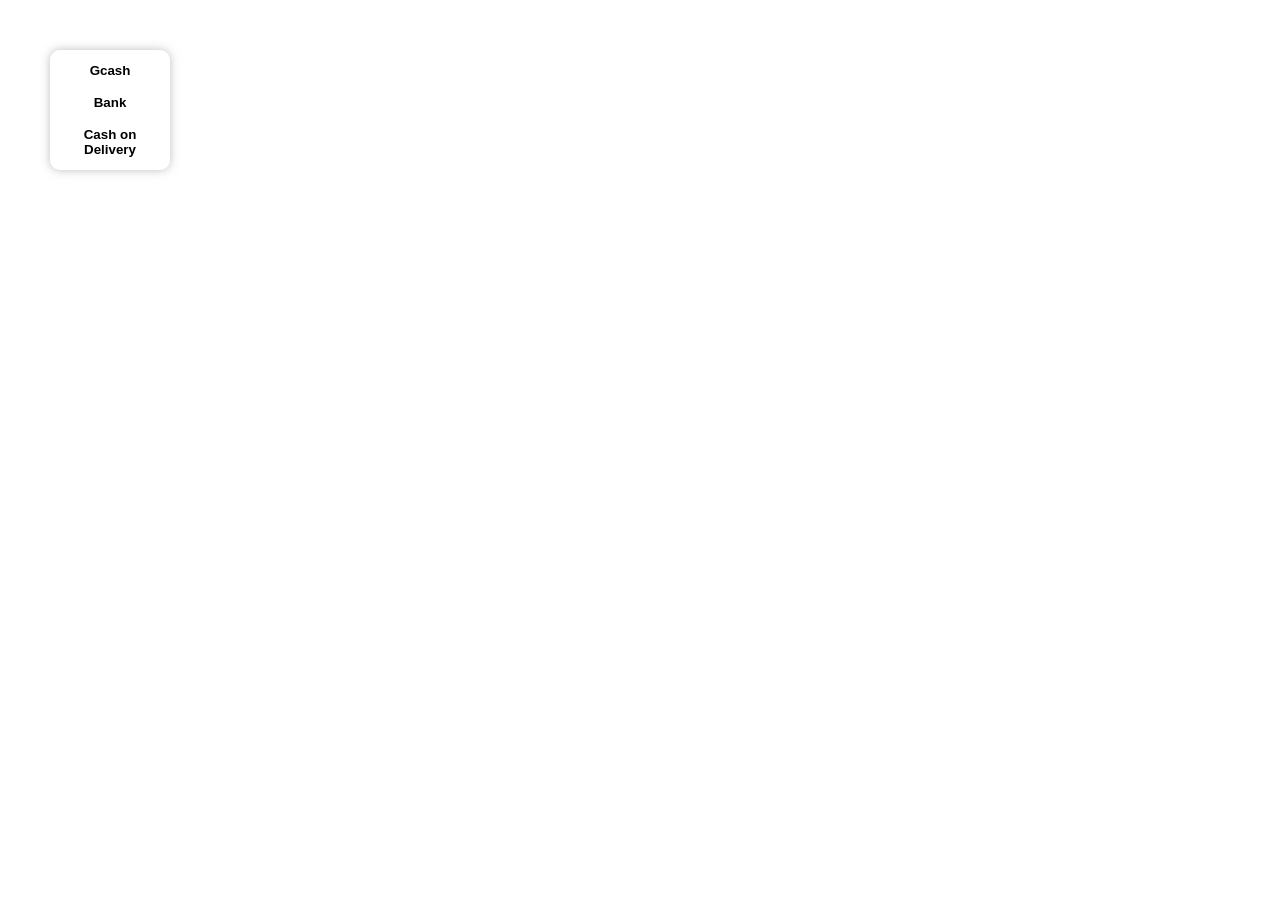
<file: Test.html>
<!doctype html>
<html lang="en">
  <head>
    <meta charset="UTF-8" />
    <meta name="viewport" content="width=device-width, initial-scale=1.0" />
    <link rel="stylesheet" href="Test.css" />
    <title>Document</title>
  </head>
  <body>
    <div class="PaymentOptionsMainSel">
      <button class="PaymentOption1">Gcash</button>
      <button class="PaymentOption1">Bank</button>
      <button class="PaymentOption1">Cash on Delivery</button>
    </div>
  </body>
</html>
</file>
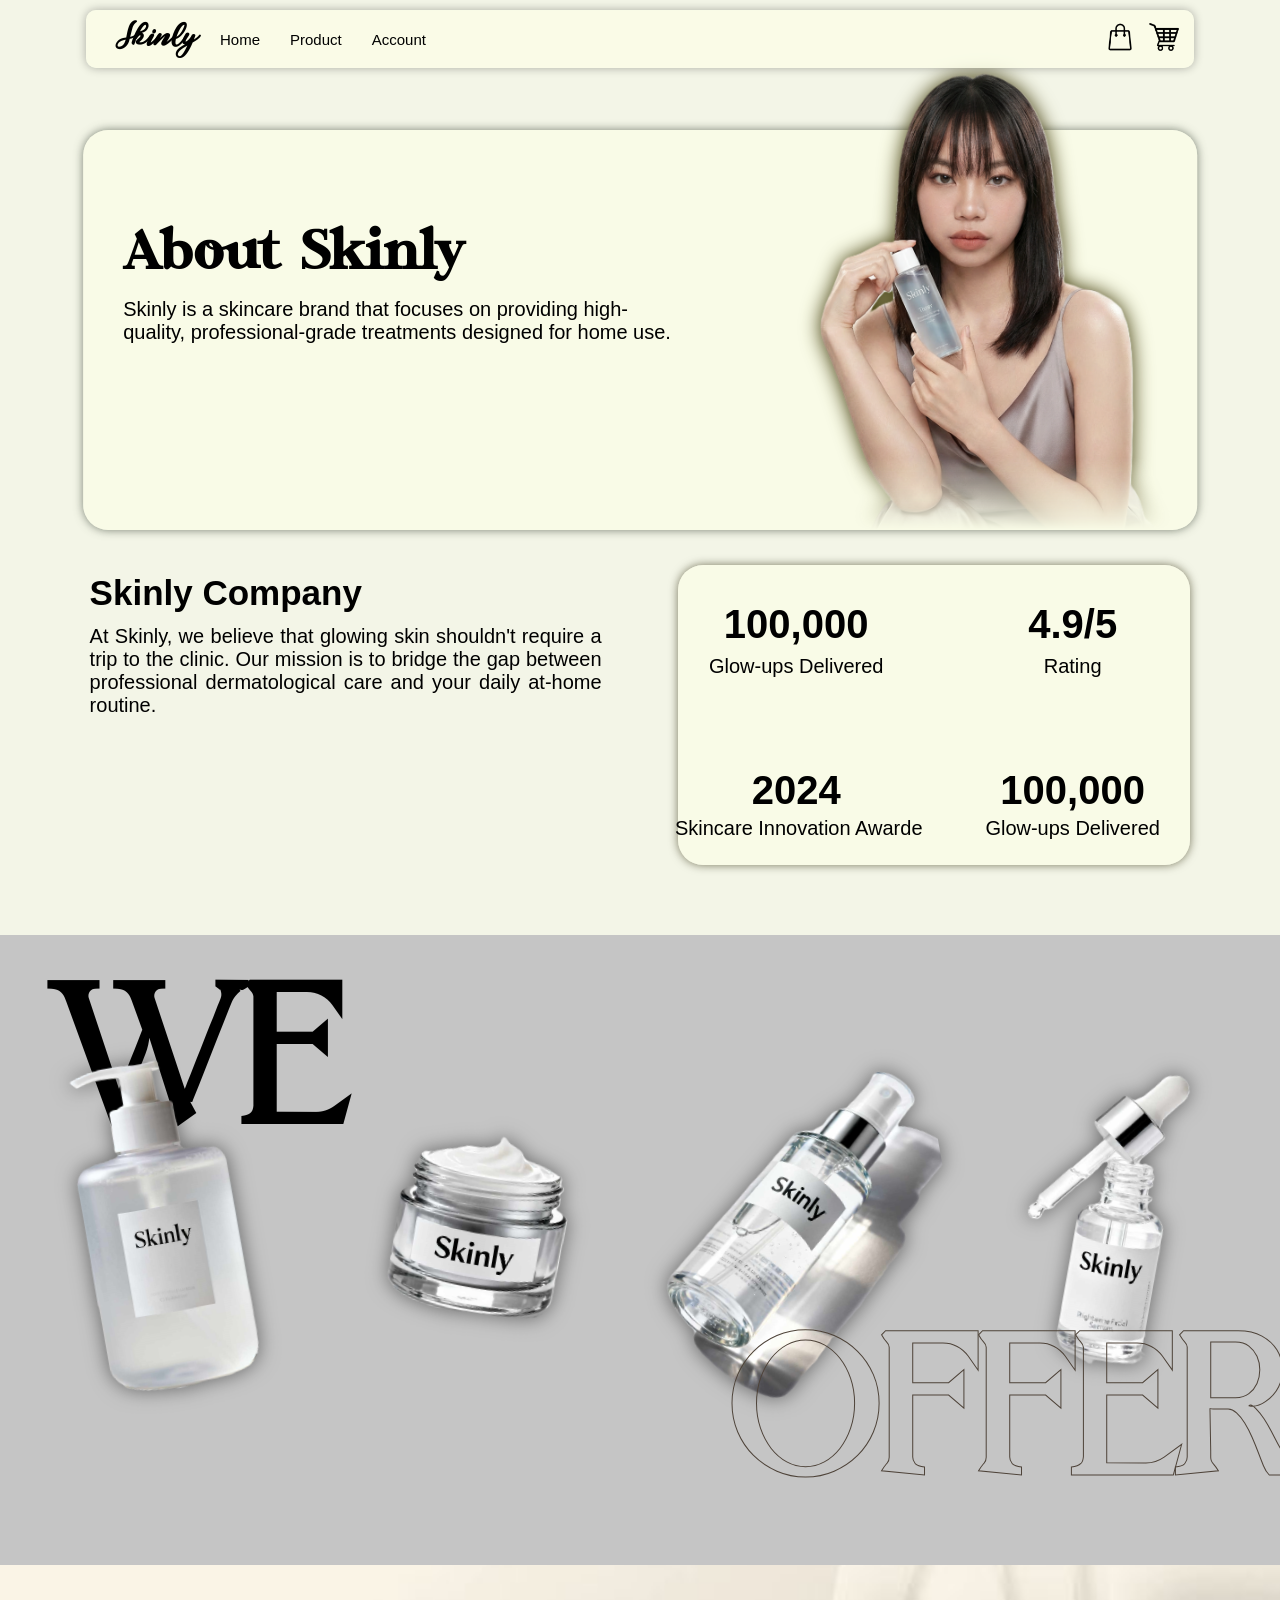
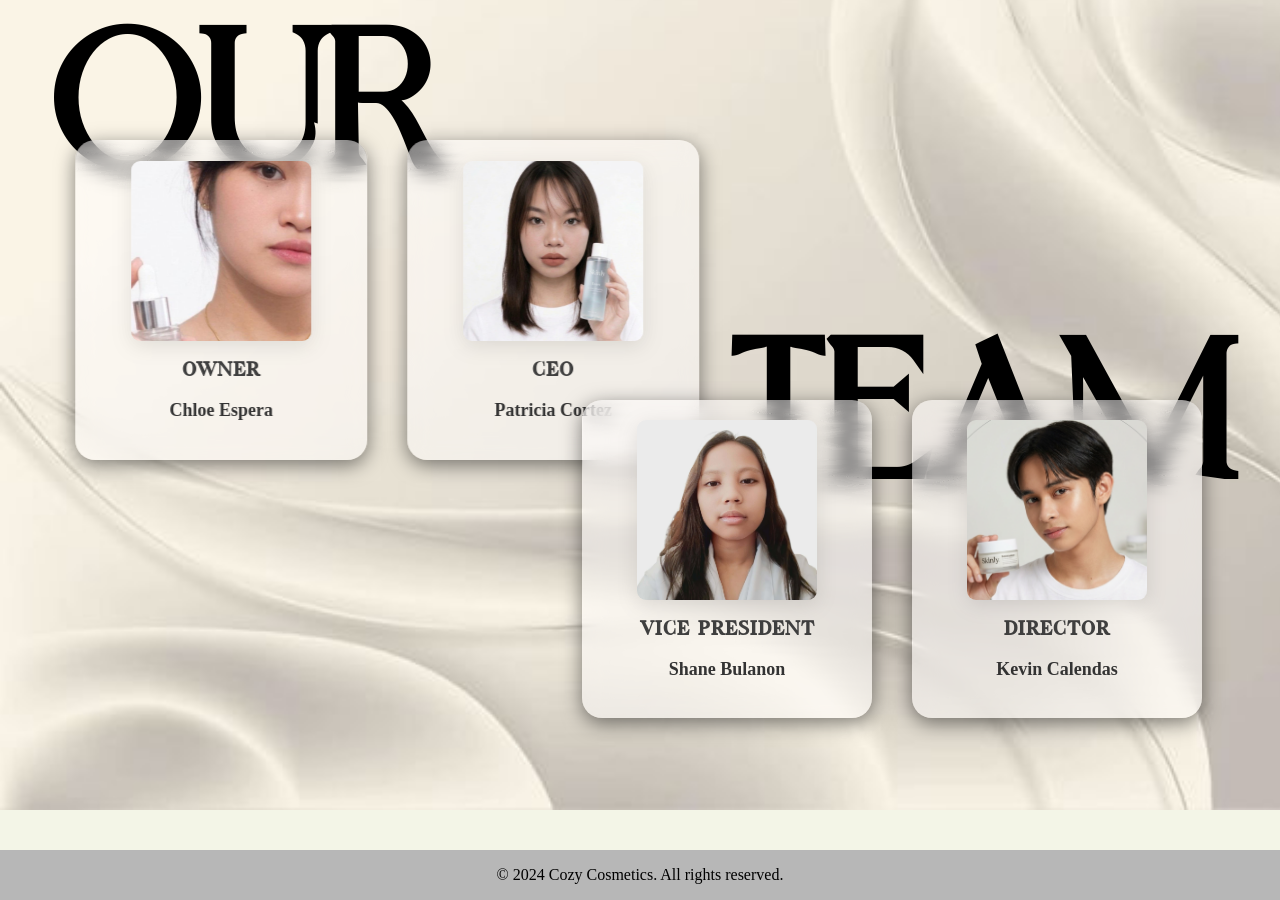
<file: MainInterface/MainInterfaceAbout.html>
<!DOCTYPE html>
    <html>
        <head>
            <link rel="stylesheet" href="MainInterfaceAbout.css">
            <link rel="stylesheet" href="../ForFontsCSS/FontsCSS.css">
            <title> Skinly | About </title>
        </head>
        <body>
            <div class="ContainerDockTop">
                <h1 class="NameShop">Skinly</h1>
                <a href="MainInterfaceWebsite.html" onclick="window.location.href='MainInterfaceWebsite.html'" class="HomeDirect">Home</a>
                <a href="MainInterfaceWebsite.html" onclick="scrolldownproducts();"  class="ProductDirect">Product</a>
                <a href="ContactInterfaceWebsite.html" class="Account">Account</a>
                <div class="rightIcons">
                    <img class="ShopBagButton" id="ShopBagButton" src="../ImagesofElements/ShopBagIcon.png" onclick="openPurchased();">
                    <img class="CartBagButton" src="../ImagesofElements/ShoppingCart.png">  
                </div>
            </div>
            <div id="PurchasedWindow" class="SideWindow">
                <div class="SideHeader">
                    <h1 class="H1AboutC1">Your Purchased</h1>
                    <button onclick="closePurchased()" class="CloseBtn">×</button>
                </div>
                
                <div id="PurchasedListDisplay"></div>

                <div class="SideFooter">
                    <p class="FooterNote">Thank you for choosing Skinly!</p>
                </div>
            </div>

            <div class="MainPreviewAbout1Display">
                <h1 class="AboutUsIntroH1">About Skinly</h1>
                <p class="AboutusPara">Skinly is a skincare brand that focuses on providing high-quality, professional-grade treatments designed for home use.</p>
                <div class="AboutUsImageDepth"></div>
            </div>

            <!-- For Intro -->

            <h1 class="H1AboutA1">Skinly Company</h1>
            <p class="ParaAboutA1">At Skinly, we believe that glowing skin shouldn't require a trip to the clinic. Our mission is to bridge the gap between professional dermatological care and your daily at-home routine.</p>
            
            <div class="Container2A">
                <h1 class="H1AboutA2">100,000</h1>
                <p class="ParaAboutA2">Glow-ups Delivered</p>

                <h1 class="H1AboutA3">4.9/5</h1>
                <p class="ParaAboutA3">Rating</p>

                <h1 class="H1AboutA4">2024</h1>
                <p class="ParaAboutA4">Skincare Innovation Awarde</p>

                <h1 class="H1AboutA5">100,000</h1>
                <p class="ParaAboutA5">Glow-ups Delivered</p>
            </div>

            <div class="Container4A">
                <h1 class="H1AboutB1">WE</h1>
                <div class="GridContainerB1">   
                    <div class="ProductWindowB1">

                    </div>

                    <div class="ProductWindowB2">

                    </div>

                    <div class="ProductWindowB3">

                    </div>

                    <div class="ProductWindowB4">

                    </div>
                </div>
                <h1 class="H1AboutB2">OFFER</h1>
            </div>
            <div class="Container5A">
                <h1 class="H1AboutC1A">OUR</h1>

                <div class="TeamRow1">
                    <div class="CardA1 GoldTier">
                        <div class="PhotoFrame">
                            <img src="../OwnerPictures/Chloe.png">
                        </div>
                        <h3 class="RoleText">Owner</h3>
                        <p class="NameText">Chloe Espera</p>
                    </div>

                    <div class="CardA1 GoldTier">
                        <div class="PhotoFrame">
                            <img src="../OwnerPictures/Patricia.png">
                        </div>
                        <h3 class="RoleText">CEO</h3>
                        <p class="NameText">Patricia Cortez</p>
                    </div>
                </div>
                <h1 class="H1AboutC1B">TEAM</h1>
                <div class="TeamRow2">
                    <div class="CardA1">
                        <div class="PhotoFrame">
                            <img src="../OwnerPictures/Shane1.png">
                        </div>
                        <h3 class="RoleText">Vice President</h3>
                        <p class="NameText">Shane Bulanon</p>
                    </div>

                    <div class="CardA1">
                        <div class="PhotoFrame">
                            <img src="../OwnerPictures/Kevin.png">
                        </div>
                        <h3 class="RoleText">Director</h3>
                        <p class="NameText">Kevin Calendas</p>
                    </div>
                </div>
            </div>
            

            <div class="ContainerFooter1">
                <p class="FooterText">© 2024 Cozy Cosmetics. All rights reserved.</p>       
            </div>

            <!-- SVG filter for glass distortion effect -->
            <svg style="display:none;">
            <filter id="distortion">
                <feTurbulence type="turbulence" baseFrequency="0.01 0.1" numOctaves="1" result="turbulence"/>
                <feDisplacementMap in2="turbulence" in="SourceGraphic" scale="8" xChannelSelector="R" yChannelSelector="G"/>
            </filter>
            </svg>

            <!-- FOR JS -->
            <script src="MainInterface.js"></script>
        </body>
    </html>
</file>
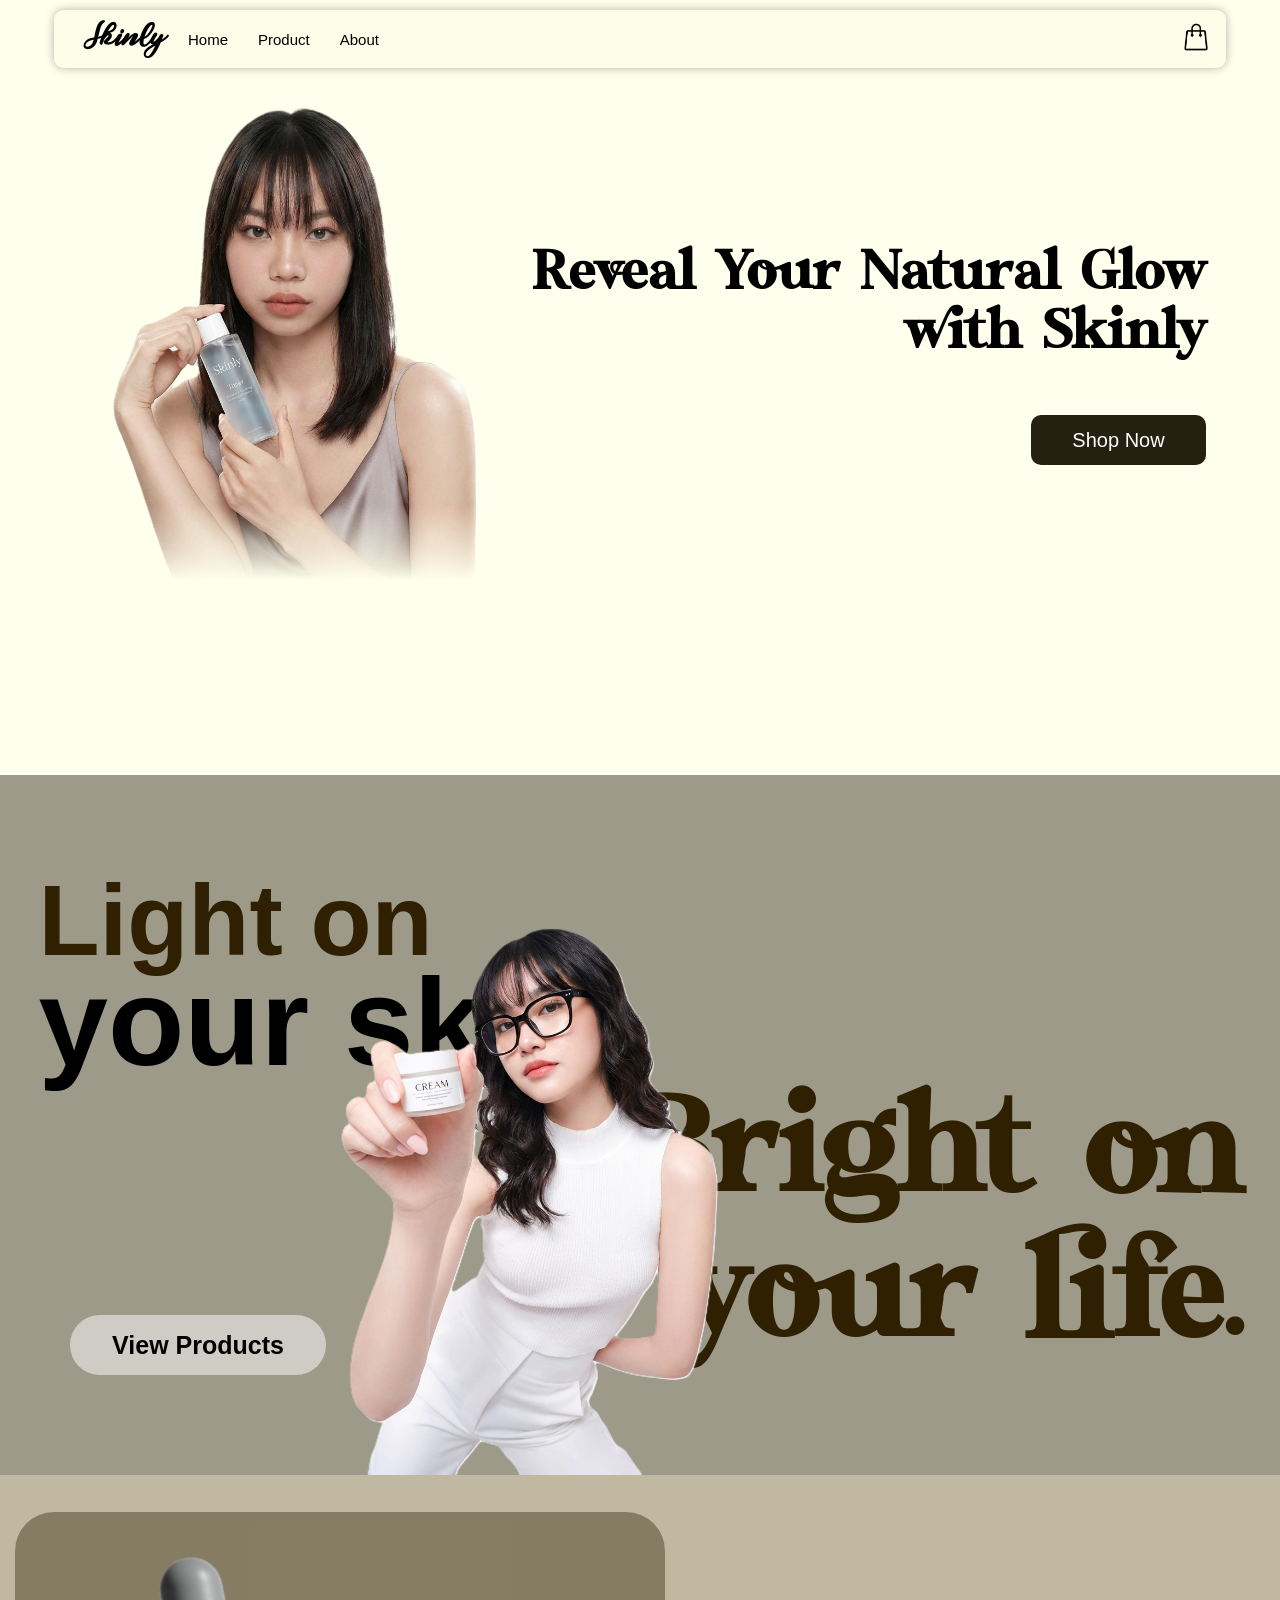
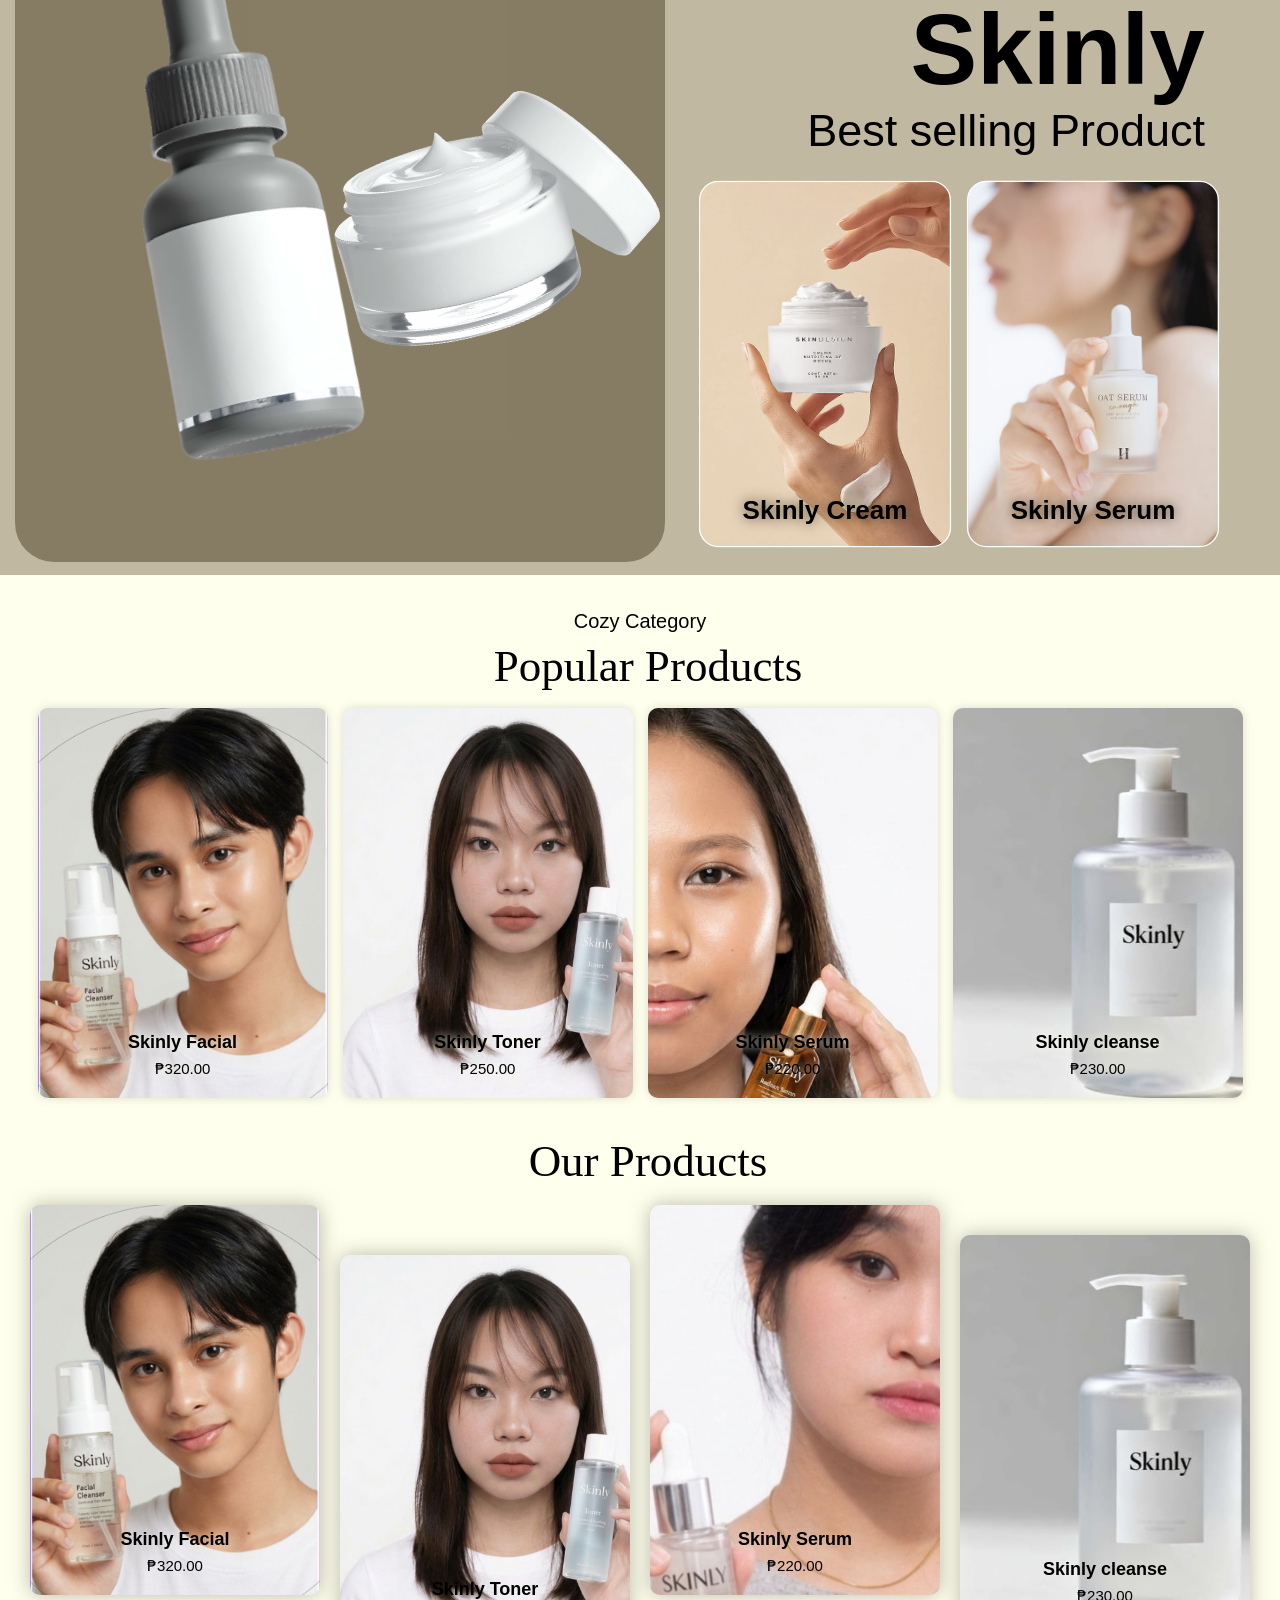
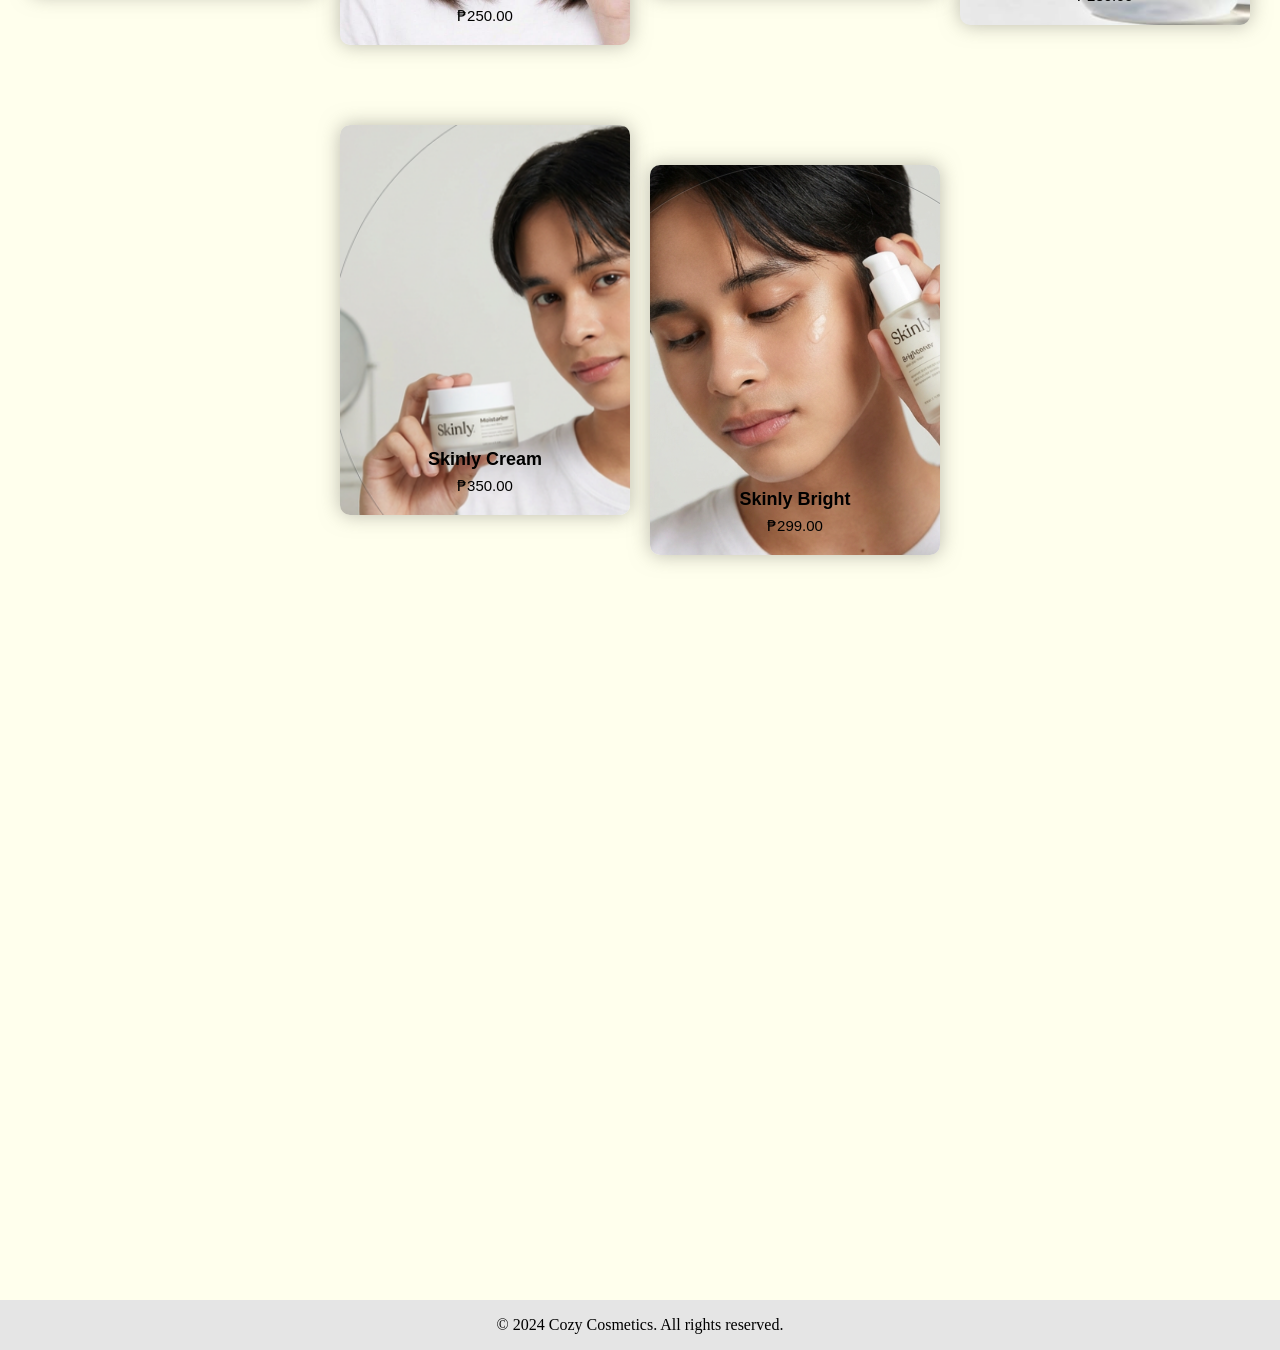
<file: MainInterface/MainInterfaceWebsite.html>
<!DOCTYPE html>
<html lang="en">
<head>
    <meta charset="UTF-8">
    <link rel="stylesheet" href="MainInterfaceWebsite.css">
    <link rel="stylesheet" href="../ForFontsCSS/FontsCSS.css">
    <link rel="stylesheet" href="MainProducts.css">
    <link rel="stylesheet" href="MainPaymentOverview.css">
    <link rel="stylesheet" href="MainInterfaceHomeThing.css">
    <title>CozyCosmetics</title>
</head>
<body>
    <div class="ContainerDockTop">
        <h1 class="NameShop">Skinly</h1>
        <a href="MainInterfaceWebsite.html" class="HomeDirect">Home</a> 
        <a onclick="document.getElementById('Category1Title').scrollIntoView({behavior: 'smooth'});" class="ProductDirect">Product</a>
        <a href="MainInterfaceAbout.html" class="BlogDirect">About</a>
        <div class="rightIcons">
            <img class="ShopBagButton" id="ShopBagButton" src="../ImagesofElements/ShopBagIcon.png" onclick="openPurchased();">
        </div>
    </div>
    <div class="ContainerMain">
        <div class="MainContextContent">
            <h1 class="MainTitle">Reveal Your Natural Glow <br>with Skinly</h1>
            <div class="ImagePreview1ATitle"></div>
            <button class="ShopNowButton" onclick="document.getElementById('Category1Title').scrollIntoView({behavior: 'smooth'});" class="ProductDirect">Shop Now</button>
        </div> 
    </div>

    <!-- FOR CHECKOUT DETAILS DISPLAY-->
     <div id="PurchasedWindow" class="SideWindow">
        <div class="SideHeader">
            <h1 class="H1AboutC1">Your Purchased</h1>
            <button onclick="closePurchased()" class="CloseBtn">×</button>
        </div>
        
        <div id="PurchasedListDisplay"></div>

        <div class="SideFooter">
            <p class="FooterNote">Thank you for choosing Skinly!</p>
        </div>
    </div>

    <!--FOR CANCEL ORDER NOTICE-->

    <div class="MainCancelOrder" id="MainCancelOrder">
        <div class="MainCancelWindow" id="MainCancelWindow">
            <h1 class="MainCancelNotice"> Are you sure you want to cancel your order?</h1>
            <button class="MainCancelNoticeButtonYes" id="MainCancelNoticeButtonYes" onclick="cancelOrder()"> Yes </button>
            <button class="MainCancelNoticeButtonYNo" id="MainCancelNoticeButtonYNo" onclick="ClosecancelOrderMain1()"> No </button>
        </div>
    </div>
    

    <!--FOR ANIMATION 1 PREVIEW PRODUCT HOME-->

    <div class="MainContainer1Preview">
        <h1 class="Title1APrev"> Light on </h1>
        <h1 class="Title2APrev"> your skin. </h1>
        <h1 class="Title3APrev"> Bright on <br>your life. </h1>

        <div class="Image1APrev"></div>
        <button class="Button1APreview" onclick="document.getElementById('Category1Title').scrollIntoView({behavior: 'smooth'});" class="ProductDirect">View Products</button>
    </div>

    <!-- FOR ANIMATION 2 PREVIEW PRODUCT HOME-->

    <div class="MainContainer2Preview">
        <div class="FramePreview1B"></div>
        <h1 class="TitlePreview1B"> Skinly</h1>
        <h1 class="TitlePreview2B">Best selling Product</h1>
        <div class="ImagePreview1B"></div>
        <div class="ImagePreview2B"></div>

        <div class="MainProductPopular1Div" onclick="CurrentProductSelected = 3; ProductClicked();">
            <h1 class="MainProductPopularH1A">Skinly Serum</h1>
        </div>
        <div class="MainProductPopular2Div" onclick="CurrentProductSelected = 5; ProductClicked();">
            <h1 class="MainProductPopularH2A">Skinly Cream</h1>
        </div>
    </div>
    
    

    <div class="MainCoverALL" id="MainCoverALL"></div>

    <div class="MainProductOverview" id="MainProductOverview">
        <button class="ExitProductOverviewButton" id="ExitProductOverviewButton" onclick="exitProductOverview()">×</button>
        <img class="MainProductImageOverview" id="MainProductImageOverview"alt="Product Image">
        <h1 class="MainProductOverviewName" id="MainProductOverviewName">Product Selected Name</h1>
        <h1 class="CategoryType" id="CategoryType">Cream</h1>
        <img class="ProductVerifyIcon" id="ProductVerifyIcon" src="../ImagesofElements/verified-badge-profile-icon.png" alt="Product Image">
        <p class="MainProductOverviewPrice" id="MainProductOverviewPrice">$49.99</p>
        <p class="MainProductDescription" id="MainProductDescription"> Description of the Product (LOADING)
            </p>
        <button class="AddCartButtonMain" id="AddCartButtonMain">Add to Cart</button>
        <button class="BuyButtonMain" id="BuyButtonMain" onclick="BuyNowClicked();">Buy Now</button>
        
        <div class="PaymentWindow" id="PaymentWindow">
            <h1 class="CheckoutName">Checkout</h1>

            <div class="AddressWindow">
                <h1 class="addressNamee">Address</h1>
                <input type="text" class="AddressInputMain">Skinly Serum</input>
            </div>

            <div class="OtherPayWindow1">
                <h1 class="TextPay1H1">Quantity:</h1>
                <div class="QuantityWindowMain" id="QuantityWindowMain">
                    <button class="MinusQuantityMain" id="MinusQuantityMain" onclick="DecreaseQuantity();">-</button>
                    <h1 class="QuantityDisplayMain" id="QuantityDisplayMain">1</h1>
                    <button class="AddQuantityMain" id="AddQuantityMain" onclick="AddQuantity();">+</button>
                </div>

                <button class="PaymentOptionButtonMain" onclick="OpenPaymentMethod();">Payment Option</button>
                <div class="PaymentOptionsMainSel" id="PaymentOptionsMainSel">
                    <button class="PaymentOption1" onclick="GcashSelected();">Gcash</button>
                    <button class="PaymentOption1" onclick="BankSelected();">Bank</button>
                    <button class="PaymentOption1" onclick="CashSelected();">Cash on Delivery</button>
                </div>
                <h1 class="ProductSelectedTextCheck" id="ProductSelectedTextCheck">Product Selected: </h1>
                <h1 class="ProductCostTextCheck" id="ProductCostTextCheck">Product Cost: </h1>
                <h1 class="ProductShippingFeeTextCheck" id="ProductShippingFeeTextCheck">Shipping Fee: </h1>
                <h1 class="ProductTotalCostTextCheck" id="ProductTotalCostTextCheck">Total Cost: </h1>
                <button class="CheckoutButton" onclick="checkoutVer2();">Checkout</button>
            </div>
        </div>
    </div>

    <div class="AddedtoCartCheckWindow" id="AddedtoCartCheckWindow">
        <img class="AddedtoBagShineIMG" id="AddedtoBagShineIMG" src="../ImagesofElements/ShineIcon.png">
        <img class="AddedtoBagIMG" id="AddedtoBagIMG" src="../ImagesofElements/ShopBagIcon.png">
        <h1 class="AddedtoBagH1" id="AddedtoBagH1"> Processing Payment...</h1>
    </div>

    <h5 class="Category1ATitle">Cozy Category</h5>
    <h1 class="Category1Title" id="Category1Title">Popular Products</h1>
    <div class="ContainerPopularProducts">
        <div class="ProductPop1" id="ProductPop1" onclick="CurrentProductSelected = 1; ProductClicked(1);">
            <h2 class="ProductName">Skinly Facial</h2>
            <p class="ProductPrice">₱320.00</p>
        </div>
        <div class="ProductPop2" id="ProductPop2" onclick="CurrentProductSelected = 2; ProductClicked(2);">
            <h2 class="ProductName">Skinly Toner</h2>
            <p class="ProductPrice">₱250.00</p>
        </div>
        <div class="ProductPop3" id="ProductPop3" onclick="CurrentProductSelected = 3; ProductClicked(3);">
            <h2 class="ProductName">Skinly Serum</h2>
            <p class="ProductPrice">₱220.00</p>
        </div>
        <div class="ProductPop4" id="ProductPop4" onclick="CurrentProductSelected = 4; ProductClicked(4);">
            <h2 class="ProductName">Skinly cleanse</h2>
            <p class="ProductPrice">₱230.00</p>
        </div>
        
    </div>

    <div class="ContainerOpenPop1">
        <h2 class="ProductTitlePop1">Testing</h2>
    </div>
    <h1 class="Category2Title">Our Products</h1>

    <div class="ContainerNewArrivalProducts">
        <div class="ProductSerum1" onclick="CurrentProductSelected = 1; ProductClicked(1);">
            <h2 class="ProductName1A">Skinly Facial</h2>
            <p class="ProductPrice1A">₱320.00</p>
        </div>
        <div class="ProductSerum2" onclick="CurrentProductSelected = 2; ProductClicked(2);">
            <h2 class="ProductName1B">Skinly Toner</h2>
            <p class="ProductPrice1B">₱250.00</p>
        </div>
        <div class="ProductSerum3" onclick="CurrentProductSelected = 3; ProductClicked(3);">
            <h2 class="ProductName1C">Skinly Serum</h2>
            <p class="ProductPrice1C">₱220.00</p>
        </div>
        <div class="ProductSerum4" onclick="CurrentProductSelected = 4; ProductClicked(4);">
            <h2 class="ProductName1D">Skinly cleanse</h2>
            <p class="ProductPrice1D">₱230.00</p>
        </div>
        
    </div>

    <div class="ContainerNewArrivalProducts2">
        <div class="ProductSerum5" onclick="CurrentProductSelected = 5; ProductClicked(5);">
            <h2 class="ProductName1A">Skinly Cream</h2>
            <p class="ProductPrice1A">₱350.00</p>
        </div>
        <div class="ProductSerum6" onclick="CurrentProductSelected = 6; ProductClicked(6);">
            <h2 class="ProductName1B">Skinly Bright</h2>
            <p class="ProductPrice1B">₱299.00</p>
        </div>
        
    </div>

    <div class="ContainerFooter">
        <p class="FooterText">© 2024 Cozy Cosmetics. All rights reserved.</p>
    </div>

    <!-- SVG filter for glass distortion effect -->
    <svg style="display:none;">
      <filter id="distortion">
        <feTurbulence type="turbulence" baseFrequency="0.01 0.1" numOctaves="1" result="turbulence"/>
        <feDisplacementMap in2="turbulence" in="SourceGraphic" scale="8" xChannelSelector="R" yChannelSelector="G"/>
      </filter>
    </svg>

    <!-- FOR JS -->
     <script src="MainInterface.js"></script>
</body>
</html>
</file>
<file: Test.css>
.PaymentOptionsMainSel {
  position: absolute;
  top: 50px;
  left: 50px;
  display: grid;
  grid-template-row: 10px 10px 10px;
  row-gap: 10px;
  width: 100px;
  height: 100px;
  background-color: rgba(255, 255, 255, 0.5);
  border-radius: 10px;
  padding: 10px;
  box-shadow: 0 0 10px rgba(126, 126, 126, 0.5);

  animation: OpenPaymentUp 0.5s forwards;
}

.PaymentOption1,
.PaymentOption2,
.PaymentOption3 {
  background-color: rgba(255, 255, 255, 0);
  border: none;
  transition: all 0.3s cubic-bezier(0.175, 0.885, 0.32, 1.275);
  font-family: Arial;
  font-weight: 700;
}

.PaymentOption1:hover,
.PaymentOption2:hover,
.PaymentOption3:hover {
  scale: 1.1;
}
</file>
<file: MainInterface/MainInterfaceAbout.css>
body {
    background-color: rgb(243, 245, 231);
}

::-webkit-scrollbar {
  width: 10px;
}

::-webkit-scrollbar-thumb {
  background-color: rgba(38, 35, 0, 0.6);
  border-radius: 5px;
}

.ContainerDockTop {
  position: fixed;
  display: flex;
  justify-content: flex-start;
  align-items: center;
  background-color: rgba(253, 254, 231, 0.7);
  backdrop-filter: url(#distortion) blur(3px);
  box-shadow: 0 0 10px rgba(0, 0, 0, 0.3);
  width: 85%;
  height: 38px;
  top: 10px;
  left: 50%;
  translate: -50% 0;
  border: none;
  border-radius: 10px;
  align-items: center;
  padding: 10px;
  margin: 0;
  z-index: 1000;
}

.NameShop {
  margin-left: 20px;
  font-family: "Ira";
  font-size: 20px;
  word-spacing: -2px;
  animation: Slideright 1s cubic-bezier(0.075, 0.82, 0.165, 1) both;
}

.HomeDirect,
.ProductDirect,
.BlogDirect,
.ContactDirect,
.Account {
  margin-right: 30px;
  text-decoration: none;
  color: black;
  font-size: 15px;
  font-family: Helvetica;
  transition: all 0.2s cubic-bezier(0.175, 0.885, 0.32, 1.275);
  animation: Slideright 1s cubic-bezier(0.075, 0.82, 0.165, 1) 0.1s both;
}

.HomeDirect:hover,
.ProductDirect:hover,
.BlogDirect:hover,
.ContactDirect:hover,
.Account:hover {
  scale: 1.1;
  transition: all 0.2s cubic-bezier(0.175, 0.885, 0.32, 1.275);
  text-shadow: 0 0 10px rgba(0, 0, 0, 1);
}

.rightIcons {
  margin-left: auto;
}

.CartBagButton,
.ShopBagButton {
  width: 40px;
  height: 40px;
  transition: all 0.3s cubic-bezier(0.075, 0.82, 0.165, 1);
}

.CartBagButton:hover,
.ShopBagButton:hover {
  scale: 1.1;
  filter: drop-shadow(0 0 10px rgba(0, 0, 0, 0.5));
}

.HomeDirect {
  margin-left: 25px;
}

/* FOr Preview 1 */

.MainPreviewAbout1Display {
    position: absolute;
    top: 130px;
    left: 50%;
    translate: -50%;
    width: 87%;
    height: 400px;
    background-color: rgba(253, 254, 231, 0.7);
    box-shadow: 0 0 10px rgba(69, 79, 64, 0.7);
    border: none;
    border-radius: 25px;

    animation: SlideUp 0.5s ease-out both;
}

.AboutUsIntroH1 {
    position: absolute;
    top: 15%;
    left: 40px;
    font-weight: bolder;
    font-family: 'Wastinger';
    font-size: 55px;

    animation: SlideUp 0.5s ease-out 0.1s both;
}

.AboutusPara {
    position: absolute;
    top: 37%;
    left: 40px;
    font-family: sans-serif;
    font-weight: lighter;
    font-size: 20px;
    width: 50%;
    animation: SlideUp 0.5s ease-out 0.2s both;
}

.AboutUsImageDepth {
    position: absolute;
    background-image: url(../ImagesofPopularProduct/Models/Model2.png);
    -webkit-mask-image: linear-gradient(to bottom, black 70%, transparent 100%);
    mask-image: linear-gradient(to bottom, black 85%, transparent 100%);
    bottom: 0;
    right: 10px;
    width: 430px;
    height: 120%;
    background-color: rgba(200, 235, 183, 0);
    border: 0px solid black;
    background-size: 100% 100%;
    background-position: center bottom;
    background-repeat: no-repeat;
    filter: drop-shadow(0 0 10px rgb(57, 51, 0));
    animation: SlideUp 0.5s ease-out 0.3s both;
}

.H1AboutA1 {
    position: absolute;
    top: 550px;
    left: 7%;
    font-family: Arial;
    font-size: 35px;
    animation: SlideUp 0.5s ease-out 0.3s both;
    animation-range: entry 70% cover 50%;
    animation-timeline: view();
}

.ParaAboutA1 {
    position: absolute;
    top: 605px;
    left: 7%;
    font-family: Arial;
    font-size: 20px;
    text-align: justify;
    width: 40%;
    animation: SlideUp 0.5s ease-out 0.4s both;
    animation-range: entry 70% cover 50%;
    animation-timeline: view();
}

/* Preview 2 */

.Container2A {
    position: absolute;
    top: 565px;
    height: 300px;
    right: 7%;
    font-family: Arial;
    font-size: 20px;
    text-align: center;
    width: 40%;
    background-color: rgba(253, 254, 231, 0.7);
    box-shadow: 0 0 10px rgba(38, 35, 0, 0.6);
    border-radius: 25px;
    animation: SlideUp 0.5s ease-out 0.5s both;
    animation-range: entry 70% cover 50%;
    animation-timeline: view();
}

.H1AboutA2 {
    position: absolute;
    top: 10px;
    left: 3%;
    font-family: Arial;
    font-size: 40px;
    text-align: center;
    width: 40%;
}

.ParaAboutA2 {
    position: absolute;
    top: 70px;
    left: 3%;
    font-family: Arial;
    font-size: 20px;
    text-align: center;
    width: 40%;
}

.H1AboutA3 {
    position: absolute;
    top: 10px;
    right: 3%;
    font-family: Arial;
    font-size: 40px;
    text-align: center;
    width: 40%;
}
.ParaAboutA3 {
    position: absolute;
    top: 70px;
    right: 3%;
    font-family: Arial;
    font-size: 20px;
    width: 40%;
    text-align: center;
}

.H1AboutA4 {
    position: absolute;
    bottom: 25px;
    left: 3%;
    font-family: Arial;
    font-size: 40px;
    text-align: center;
    width: 40%;
}
.ParaAboutA4 {
    position: absolute;
    bottom: 5px;
    left: -1.5%;
    font-family: Arial;
    font-size: 20px;
    text-align: center;
    width: 50%;
}

.H1AboutA5 {
    position: absolute;
    bottom: 25px;
    right: 3%;
    font-family: Arial;
    font-size: 40px;
    width: 40%;
    text-align: center;
}
.ParaAboutA5 {
    position: absolute;
    bottom: 5px;
    right: 3%;
    font-family: Arial;
    font-size: 20px;
    text-align: center;
    width: 40%;
}

/* FOR PREVIEW 2 */

.Container4A {
    position: absolute;
    top: 935px;
    left: 50%;
    translate: -50%;
    width: 100%;
    border: none;
    border-radius: 0;
    box-shadow: 0 5px 10px rgba(0, 0, 0, 0);
    height: 630px;
    background-color: rgb(197, 197, 197);
    z-index: 100;
    
    animation: SlideUp 0.5s ease-out 0.5s both;
    animation-range: entry 30% cover 40%;
    animation-timeline: view();
}
.GridContainerB1 {
    position: absolute;
    top: 110px;
    background-color: rgba(128, 128, 128, 0);
    width: 100%;
    height: 400px;
    left: 50%;
    translate: -50%;
    border: none;
    border-radius: 20px;

    position: absolute;
    background-color: none;
    display: flex;
    justify-content: center;
    flex-direction: row;
    gap: 20px;
}

.H1AboutB1 {
    position: absolute;
    margin: 0;
    top: 0px;
    left: 20%;
    translate: -70%;
    font-size: 200px;
    font-family: Moglan;
    
    animation: SlideUp 0.5s ease-out 0.5s both;
    animation-range: entry 30% cover 40%;
    animation-timeline: view();

}

.H1AboutB2 {
    position: absolute;
    margin: 0;
    bottom: 10px;
    right: 30%;
    translate: 70%;
    font-size: 200px;
    font-family: Moglan;
    color: rgba(0, 0, 0, 0);
    -webkit-text-stroke-width: 1px;
    -webkit-text-stroke-color: rgb(78, 67, 57);
    

    animation: SlideUp 0.5s ease-out 0.5s both;
    animation-range: entry 10% cover 10%;
    animation-timeline: view();
}

.ProductWindowB1 {
    width: 300px;
    height: 98%;
    border: none;
    border-radius: 20px;
    filter: drop-shadow(0 0 10px rgba(0, 0, 0, 0.5));

    background: url(../ImagesofProductCutout/SkinlyCleanse.png);
    background-size: cover;
    background-position: 50% 100%;


    animation: AnimationUpDownRot1 5s ease-in-out both infinite;
}

.ProductWindowB2 {
    width: 300px;
    height: 98%;
    border: none;
    border-radius: 20px;
    filter: drop-shadow(0 0 10px rgba(0, 0, 0, 0.5)); 

    background: url(../ImagesofProductCutout/SkinlyCream.png);
    background-size: cover;
    background-position: 50% 100%;


    animation: AnimationUpDownRot2 5s 0.3s ease-in-out both infinite;
}

.ProductWindowB3 {
    width: 300px;
    height: 98%;
    border: none;
    border-radius: 20px;
    filter: drop-shadow(0 0 10px rgba(0, 0, 0, 0.5));

    background: url(../ImagesofProductCutout/SkinlyFacial.png);
    background-size: cover;
    background-position: 50% 100%;


    animation: AnimationUpDownRot1 5s 0.2s ease-in-out both infinite;
}

.ProductWindowB4 {
    width: 300px;
    height: 98%;
    border: none;
    border-radius: 20px;
    filter: drop-shadow(0 0 10px rgba(0, 0, 0, 0.5));

    background: url(../ImagesofProductCutout/SkinlyToner.png);
    background-size: cover;
    background-position: 50% 100%;


    animation: AnimationUpDownRot2 5s 0.6s ease-in-out both infinite;
}

/* FOR POSITIONS OF THE COMPANY BITCHES */
.H1AboutC1A {
    position: absolute;
    margin: 0;
    top: 30px;
    left: 50px;
    font-size: 200px;
    font-family: Moglan;

    animation: SlideUp 0.5s ease-out 0.5s both;
    animation-range: entry 70% cover 50%;
    animation-timeline: view();
}

.H1AboutC1B {
    position: absolute;
    margin: 0;
    top: 340px;
    right: 50px;
    font-size: 200px;
    font-family: Moglan;

    animation: SlideUp 0.5s ease-out 0.7s both;
    animation-range: entry 40% cover 30%;
    animation-timeline: view();
}

.Container5A {
    position: absolute;
    top: 1550px;
    left: 0;
    width: 100%;
    height: 700px;
    background: url(../ImagesofElements/BackgroundAbout.png);
    background-size: cover;
    background-repeat: no-repeat;
    padding: 80px 0;
    display: flex;
    flex-direction: column;
    align-items: center;
}

.TeamRow1 {
    position: absolute;
    top: 190px;
    left: 40%;
    translate: -70%;
    display: flex;
    justify-content: center;
    gap: 40px;
    margin-bottom: 50px;
}

.TeamRow2 {
    position: absolute;
    top: 450px;
    right: 40%;
    translate: 70%;
    display: flex;
    justify-content: center;
    gap: 40px;
    margin-bottom: 50px;
}

.CardA1 {
    background: rgba(255, 253, 253, 0.5);
    backdrop-filter: blur(10px) url(#distortion);
    width: 250px;
    padding: 20px;
    border-radius: 20px;
    text-align: center;
    box-shadow: 0 5px 20px rgba(0,0,0,0.5);
    transition: 0.3s;

    animation: SlideUp 0.5s ease-out 0.7s both;
    animation-range: entry 40% cover 30%;
    animation-timeline: view();
}

.GoldTier {
    border: 1px solid #eed68900;
}

.PhotoFrame {
    width: 180px;
    height: 180px;
    margin: 0 auto 15px;
    border-radius: 5%;
    overflow: hidden;
    filter: drop-shadow(0 5px 10px rgba(0,0,0,0.1));
}

.PhotoFrame img {
    width: 100%;
    height: 100%;
    object-fit: cover;
}

.RoleText {
    font-size: 20px;
    color: #3f3f3f;
    letter-spacing: 1px;
    text-transform: uppercase;
    font-family: Wastinger;
    margin-bottom: 5px;
}

.NameText {
    font-size: 18px;
    font-weight: bold;
    color: #333;
}

.CardA1:hover {
    transform: scale(1.05);
    box-shadow: 0 5px 20px rgba(0, 0, 0, 0.5);
}

/* FOOTER */

.ContainerFooter1 {
  position: absolute;
  top: 2450px;
  left: 0;
  width: 100%;
  height: 50px;
  background-color: rgb(183, 183, 183);
  display: flex;
  justify-content: center;
  align-items: center;
  
}

/* FOR BAG DISPLAY */

/* FOR BAG CHECKOUT WINDOW */
.SideWindow {
    position: fixed;
    top: 50%;
    translate: 0 -45%;
    right: -50%; /* Nakatago sa gilid */
    width: 35%;
    height: 75%;
    background: rgb(255, 251, 236, 0.5);
    box-shadow: 0 0 10px rgba(0,0,0,0.3);
    backdrop-filter: blur(10px) url(#distortion);
    border: none;
    border-radius: 10px;
    transition: 0.5s cubic-bezier(0.175, 0.885, 0.32, 1);
    z-index: 9999;
    padding: 30px;
    display: flex;
    flex-direction: column;
}

.H1AboutC1 {
  position: absolute;
  top: -0.5%;
  left: 5.5%;
  font-family: Wastinger;
  font-size: 35px;
}

.CloseBtn {
  position: absolute;
  top: 3%;
  right: 3%;
  width: 50px;
  height: 50px;
  background-color: rgb(255, 255, 255, 0);
  font-size: 45px;
  border: none;
  text-shadow: 0 0 10px rgba(0, 0, 0, 0.5);
  transition: all 0.3s cubic-bezier(0.165, 0.84, 0.44, 1);
}

.CloseBtn:hover {
  scale: 1.1;
  text-shadow: 0 0 20px rgba(255, 0, 0, 0.7);
  color: rgba(255, 0, 0, 0.7);
}

.SideWindow.active {
    right: 4.5%;
}

.SideHeader {
    display: flex;
    justify-content: space-between;
    align-items: center;
    padding-bottom: 20px;
}

#PurchasedListDisplay {
  position: absolute;
  top: 75px;
  left: 3%;
  width: 90%;
  height: 80%;
    flex: 1;
    overflow-y: auto;
    padding: 10px;
    border: none;
}

#PurchasedListDisplay::-webkit-scrollbar {
    width: 4px;
}
#PurchasedListDisplay::-webkit-scrollbar-thumb {
    background: #f0f0f0;
    border-radius: 10px;
}

.SideFooter {
  position: absolute;
  width: 100%;
  bottom: -10px;
  left: 0;
    padding-top: 20px;
    text-align: center;
}

.FooterNote {
    font-size: 12px;
    color: #000000;
    letter-spacing: 1px;
    font-family: Moglan;
    font-size: 20px;
}


/* FOR PURCHASED LISTS */

.OrderSideCard {
  display: flex;
  height: 200px;
  width: 100%;
  margin-bottom: 40px;
  box-shadow: 0 0 10px rgba(0, 0, 0, 0.5);
  background-color: rgb(255, 255, 255, 0.5);
  border: none;
  border-radius: 10px;
}

.ItemThumb {
  height: 200px;
  border-top-left-radius: 10px;
  border-bottom-left-radius: 10px;
}

.ItemInfo {
  margin-left: 10px;
}

.ItemNameText, .ItemDetailsText, .ItemDateText {
  font-family: Arial;
}

.CancelBtn {
  width: 150px;
  height: 40px;
  margin-top: 30px;
  background-color: rgb(146, 146, 146);
  border: none;
  border-radius: 10px;
  font-family: Arial;
  font-weight: bolder;
  transition: all 0.3s cubic-bezier(0.175, 0.885, 0.32, 1.275);
}

.CancelBtn:hover {
  scale: 1.1;
  box-shadow: 0 0 10px rgba(255, 0, 0, 0.7);
  background-color: rgba(255, 0, 0, 0.8);
}



/* Details Section (Right) */
.ItemDetails {
    flex: 1;
    display: flex;
    flex-direction: column;
    gap: 15px;
}

.ItemName {
    font-size: 18px;
    font-weight: bold;
    color: #333;
    margin: 0;
}

.ItemDate {
    font-size: 12px;
    color: #bbb;
    margin-top: 4px;
}

/* Row for Qty, Payment, and Cost */
.ItemStats {
    display: flex;
    gap: 30px;
    padding-top: 15px;
    border-top: 1px solid #f5f5f5;
}

.StatBox {
    display: flex;
    flex-direction: column;
}

.LabelText {
    font-size: 10px;
    text-transform: uppercase;
    letter-spacing: 1px;
    color: #999;
    margin-bottom: 5px;
}

.ValueText {
    font-size: 14px;
    font-weight: 600;
    color: #444;
}

.GoldPrice {
    color: #d4af37;
}


/* ANIMATION */

@keyframes SlideUp {
    from {
        transform: translateY(30px);
        opacity: 0;
    }

    to {
        transform: translateY(0px);
        opacity: 1;
    }
}

@keyframes AnimationMainPreviewC {
    0% {
        opacity: 0;
    }

    30% {
        opacity: 1;
        transform: translate(0, 40px) scale(1.1);
    }

    50% {
        opacity: 1;
        transform: translate(0, 0px) scale(1.1);
    }

    100% {
        opacity: 1;
        transform: translate(0, 0px) scale(1);
    }
}

@keyframes AnimationUpDownRot1 {
    0% {
        transform: translate(0, -20px) rotate(-10deg);
    }

    50% {
        transform: translate(0, 20px) rotate(-10deg);
    }

    100% {
        transform: translate(0, -20px) rotate(-10deg);
    }
    
}


@keyframes AnimationUpDownRot2 {
    0% {
        transform: translate(0, -20px) rotate(10deg);
    }

    50% {
        transform: translate(0, 20px) rotate(10deg);
    }

    100% {
        transform: translate(0, -20px) rotate(10deg);
    }
    
}
</file>
<file: ForFontsCSS/FontsCSS.css>
@font-face {
    font-family: 'Ira';
    src: url('CassandraPersonalUseRegular-3BjG.ttf') format('truetype');
}

@font-face {
    font-family: 'Ital';
    src: url('SacrificeDemo-8Ox1B.ttf') format('truetype');
}

@font-face {
    font-family: 'Wastinger';
    src: url('Wastinger.ttf') format('truetype');
}

@font-face {
    font-family: 'Moglan';
    src: url('../FONTFILES/moglandemo/Moglan_DEMO.ttf') format('truetype');
}
</file>
<file: MainInterface/MainInterfaceWebsite.css>
body {
  background-color: rgb(255, 255, 237);
  overflow-x: hidden;
}

html {
    scroll-behavior: smooth;
}

::-webkit-scrollbar {
  width: 10px;
}

::-webkit-scrollbar-thumb {
  background-color: rgba(38, 35, 0, 0.6);
  border-radius: 5px;
}

.ContainerDockTop {
  position: fixed;
  display: flex;
  justify-content: flex-start;
  align-items: center;
  background-color: rgba(253, 254, 231, 0.7);
  backdrop-filter: url(#distortion) blur(3px);
  box-shadow: 0 0 10px rgba(0, 0, 0, 0.3);
  width: 90%;
  height: 38px;
  top: 10px;
  left: 50%;
  translate: -50% 0;
  border: none;
  border-radius: 10px;
  align-items: center;
  padding: 10px;
  margin: 0;
  z-index: 100;
}

.NameShop {
  margin-left: 20px;
  font-family: "Ira";
  font-size: 20px;
  word-spacing: -2px;
  animation: Slideright 1s cubic-bezier(0.075, 0.82, 0.165, 1) both;
}

.HomeDirect,
.ProductDirect,
.BlogDirect,
.ContactDirect,
.Account {
  margin-right: 30px;
  text-decoration: none;
  color: black;
  font-size: 15px;
  font-family: Helvetica;
  transition: all 0.2s cubic-bezier(0.175, 0.885, 0.32, 1.275);
  animation: Slideright 1s cubic-bezier(0.075, 0.82, 0.165, 1) 0.1s both;

  cursor:pointer;
}

#Category1Title, 
.ContainerNewArrivalProducts {
    scroll-margin-top: 100px; /* Adjust mo depende sa kapal ng Nav Bar mo */
}

.HomeDirect:hover,
.ProductDirect:hover,
.BlogDirect:hover,
.ContactDirect:hover,
.Account:hover {
  scale: 1.1;
  transition: all 0.2s cubic-bezier(0.175, 0.885, 0.32, 1.275);
  text-shadow: 0 0 10px rgba(0, 0, 0, 1);
}

.rightIcons {
  margin-left: auto;
}

.CartBagButton,
.ShopBagButton {
  width: 40px;
  height: 40px;
  transition: all 0.3s cubic-bezier(0.075, 0.82, 0.165, 1);
}

.CartBagButton:hover,
.ShopBagButton:hover {
  scale: 1.1;
  filter: drop-shadow(0 0 10px rgba(0, 0, 0, 0.5));
}

.HomeDirect {
  margin-left: 25px;
}

/* for display */

.ContainerMain {
  display: block;
  position: absolute;
  justify-content: flex-start;
  align-items: center;
  width: 100%;
  height: 550px;
  top: 80px;
  left: 50%;
  translate: -50% 0;
  background: none;
  border-radius: 10px;
  margin: 0;
  transition: all 1s cubic-bezier(0.175, 0.885, 0.32, 1);
  background-color: none;
}

.MainContextContent {
  position: absolute;
  right: 10px;
  top: 50%;
  background-color: none;
  translate: 0 -50%;
  width: 100%;
  height: 250px;
}

.MainTitle {
  position: absolute;
  top: -20px;
  width: 100%;
  text-align: right;
  right: 5%;
  font-size: 55px;
  font-family: 'Wastinger';
  font-weight: bolder;
  animation: Slideright 1s cubic-bezier(0.075, 0.82, 0.165, 1) both;
}

.ImagePreview1ATitle {
  position: absolute;
  margin: 0;
  top: -150px;
  left: 50px;
  width: 500px;
  height: 200%;
  background: url('../ImagesofPopularProduct/Models/Model2.png');
  -webkit-mask-image: linear-gradient(to bottom, black 70%, transparent 100%);
  mask-image: linear-gradient(to bottom, black 85%, transparent 100%);
  background-size: cover;
  animation: SlideFadeUp2 1s cubic-bezier(0.165, 0.84, 0.44, 1) both;
}

.MainDescription {
  position: fixed;
  bottom: 30px;
  right: 5%;
  height: 100px;
  width: 50%;
  background-color: none;
  text-align: justify;
  text-align-last: right;
  font-family: Helvetica;
  animation: Slideright 1s cubic-bezier(0.075, 0.82, 0.165, 1) 0.1s both;
}

.ShopNowButton {
  position: absolute;
  bottom: 15px;
  right: 5%;
  width: 175px;
  height: 50px;
  background-color: rgb(37, 33, 16);
  color: white;
  font-family: Helvetica;
  font-size: 20px;
  border: none;
  border-radius: 10px;
  cursor: pointer;
  animation: Slideright 1s cubic-bezier(0.075, 0.82, 0.165, 1) 0.2s both;
}

/*FOR CATEGORY 1!! */

.Category1ATitle {
  position: relative;
  top: 2120px;
  margin-top: 90px;
  width: 100%;
  text-align: center;
  font-size: 20px;
  font-family: Helvetica;
  font-weight: lighter;
  animation: SlideFadeUp 10s ease-out both;
  animation-range: entry 30% cover 30%;
  animation-timeline: view();
}

.Category1Title {
  position: absolute;
  top: 2270px;
  margin-top: -30px;
  width: 100%;
  text-align: center;
  font-size: 45px;
  font-weight: 500;
  animation: SlideFadeUp 10s ease-out 0.5s both;
  animation-range: entry 30% cover 30%;
  animation-timeline: view();
}

.ContainerPopularProducts {
  position: absolute;
  top: 2308px;
  left: 0;
  width: 100%;
  height: auto;
  background-color: none;
  display: flex;
  justify-content: center;
  flex-direction: row;
  gap: 15px;
  margin-bottom: 100px;

  /* for parralax effect kineme */
  animation: SlideFadeUp 15s ease-out 1s both;
  animation-range: entry 10% cover 30%;
  animation-timeline: view();
}

.ProductPop1,
.ProductPop2,
.ProductPop3,
.ProductPop4 {
  cursor: pointer;
  width: 250px;
  height: 350px;
  background-color: white;
  display: flex;
  flex-direction: column;
  align-items: center;
  padding: 20px;
  border: none;
  border-radius: 10px;
  box-shadow: 0 0 10px rgba(140, 139, 129, 0.3);
  transition: all 0.2s ease-out;
}

.ProductPop1:hover,
.ProductPop2:hover,
.ProductPop3:hover,
.ProductPop4:hover {
  transform: scale(1.05);
  box-shadow: 0 0 20px rgba(140, 139, 129, 1);
}

.ProductPop1:active,
.ProductPop2:active,
.ProductPop3:active,
.ProductPop4:active {
  transform: scale(1);
}

.ProductPop1 {
  background-image: url("../OwnerPictures/Kevin2.png");
  background-size: cover;
}

.ProductPop2 {
  background-image: url("../OwnerPictures/Patricia.png");
  background-size: cover;
}

.ProductPop3 {
  background-image: url("../OwnerPictures/Shane.png");
  background-size: cover;
}

.ProductPop4 {
  background-image: url("../ImagesofPopularProduct/ProductCleanser4.png");
  background-size: cover;
}

.ProductName {
  position: absolute;
  display: flex;
  bottom: 30px;
  font-family: Helvetica;
  font-size: 18px;
  text-shadow: 0 0 10px rgb(255, 255, 237, 0.9);
}

.ProductPrice {
  position: absolute;
  display: flex;
  bottom: 5px;
  font-family: Helvetica;
  font-size: 15px;
  text-shadow: 0 0 10px rgb(255, 255, 237, 0.9);
}

/*Footer*/

.ContainerFooter {
  position: absolute;
  top: 4500px;
  left: 0;
  width: 100%;
  height: 50px;
  background-color: rgb(229, 229, 229);
  display: flex;
  justify-content: center;
  align-items: center;
}

.Category2Title {
  position: absolute;
  top: 2705px;
  width: 100%;
  text-align: center;
  font-size: 45px;
  font-weight: 500;
    /* for parralax effect kineme */
  animation: SlideFadeUp 5s ease-out both;
  animation-range: entry 20% cover 55%;
  animation-timeline: view()
}

/*Arrival Product CSS */

.ContainerNewArrivalProducts {
  position: absolute;
  top: 2805px;
  left: 0;
  width: 100%;
  height: 450px;
  background-color: none;
  display: flex;
  justify-content: center;
  align-items: flex-start;
  flex-direction: row;
  border: none;
  border-radius: 10px;
  gap: 20px;
    /* for parralax effect kineme */
  animation: SlideFadeUp 5s ease-out 2s both;
  animation-range: entry 10% cover 30%;
  animation-timeline: view();
}

.ContainerNewArrivalProducts2 {
  position: absolute;
  top: 3325px;
  left: 0;
  width: 100%;
  height: 450px;
  background-color: none;
  display: flex;
  justify-content: center;
  align-items: flex-start;
  flex-direction: row;
  border: none;
  border-radius: 10px;
  gap: 20px;
  /* for parralax effect kineme */
  animation: SlideFadeUp 5s ease-out 2s both;
  animation-range: entry 10% cover 30%;
  animation-timeline: view();
}

.ProductSerum1,
.ProductSerum3 {
  width: 250px;
  min-width: 200px;
  height: 350px;
  background-color: white;
  display: flex;
  flex-direction: column;
  align-items: center;
  padding: 20px;
  position: relative;
  border-radius: 10px;
  box-shadow: 0 0 20px rgba(140, 139, 129, 0.6);
  transition: all 0.2s ease-out;
}

.ProductSerum2,
.ProductSerum4 {
  width: 250px;
  min-width: 200px;
  height: 350px;
  background-color: white;
  display: flex;
  flex-direction: column;
  align-items: center;
  margin-top: 50px;
  padding: 20px;
  position: relative;
  border-radius: 10px;
  box-shadow: 0 0 20px rgba(140, 139, 129, 0.6);
  transition: all 0.2s ease-out;
}

.ProductSerum5 {
  background-image: url('../OwnerPictures/Kevin.png');
  background-size: cover;
  background-position: 0% 150%;
  width: 250px;
  min-width: 200px;
  height: 350px;
  display: flex;
  flex-direction: column;
  align-items: center;
  padding: 20px;
  position: relative;
  border-radius: 10px;
  box-shadow: 0 0 20px rgba(140, 139, 129, 0.6);
  transition: all 0.2s ease-out;
}

.ProductSerum6 {
  width: 250px;
  min-width: 200px;
  height: 350px;
  background-color: white;
  display: flex;
  flex-direction: column;
  align-items: center;
  padding: 20px;
  position: relative;
  border-radius: 10px;
  box-shadow: 0 0 20px rgba(140, 139, 129, 0.6);
  transition: all 0.2s ease-out;
  margin-top: 40px;
  background: url('../OwnerPictures/Kevin1.png');
}

.ProductSerum1 {
  background-image: url("../OwnerPictures/Kevin2.png");
  background-size: cover;
}

.ProductSerum2 {
  background-image: url("../OwnerPictures/Patricia.png");
  background-size: cover;
}

.ProductSerum3 {
  background-image: url("../OwnerPictures/Chloe.png");
  background-size: 100% 190%;
  background-position: 150% 50%;
}

.ProductSerum4 {
  background-image: url("../ImagesofPopularProduct/ProductCleanser4.png");
  background-size: cover;

  margin-top: 30px;
}

.ProductName1A,
.ProductName1B,
.ProductName1C,
.ProductName1D {
  position: absolute;
  display: flex;
  bottom: 30px;
  font-family: Helvetica;
  font-size: 18px;
}

.ProductPrice1A,
.ProductPrice1B,
.ProductPrice1C,
.ProductPrice1D {
  position: absolute;
  display: flex;
  bottom: 5px;
  font-family: Helvetica;
  font-size: 15px;
}

.ProductSerum1:hover,
.ProductSerum2:hover,
.ProductSerum3:hover,
.ProductSerum4:hover,
.ProductSerum5:hover,
.ProductSerum6:hover {
  transform: scale(1.05);
}

@keyframes Slideright {
  from {
    transform: translateX(80px);
    opacity: 0;
  }

  to {
    transform: translateX(0);
    opacity: 1;
  }
}

@keyframes SlideFadeUp {
  from {
    opacity: 0;
    transform: translateY(150px);
  }

  to {
    opacity: 1;
    transform: translateY(0px);
  }
}

@keyframes SlideFadeUp2 {
  from {
    opacity: 0;
    transform: translateY(50px);
  }

  to {
    opacity: 1;
    transform: translateY(0px);
  }
}
</file>
<file: MainInterface/MainProducts.css>
/* Product Coverer */
.MainCoverALL {
  position: fixed;
  display: none;
  width: 105%;
  height: 105%;
  left: 50%;
  top: 50%;
  translate: -50% -50%;
  background-color: none;
  backdrop-filter: blur(2px);
  z-index: 48;
}

/*MainProducts.css*/
.MainProductOverview {
  position: fixed;
  display: none;
  top: 50%;
  left: 50%;
  translate: -50% -50%;
  width: 30%;
  height: 400px;
  background-color: rgba(255, 255, 255, 0.3);
  box-shadow: 0 10px 20px rgba(0, 0, 0, 0.2);
  align-items: center;
  backdrop-filter: url(#distortion) blur(5px);
  border-radius: 10px;
  border: 2px solid rgba(255, 255, 255, 0.9);
  overflow-y: visible;
  white-space: nowwrap;
  z-index: 50;
  animation:
    FadeScale 0.5s cubic-bezier(0.075, 0.82, 0.165, 1) both 1s,
    ResizeWindow 0.5s cubic-bezier(0.5, 0.82, 0.165, 1) 1.3s forwards;
}

.ExitProductOverviewButton {
  display: block;
  position: fixed;
  width: 50px;
  height: 50px;
  right: 0;
  background-color: rgba(0, 0, 0, 0);
  font-size: 50px;
  line-height: -20;
  font-family: Arial;
  border: none;
  transition: all 0.3s cubic-bezier(0.175, 0.885, 0.32, 1.275);
  z-index: 90;
}

.ExitProductOverviewButton:hover {
  scale: 1.1;
}

.ExitProductOverviewButton:active {
  scale: 0.8;
  transition: all 0.3s cubic-bezier(0.175, 0.885, 0.32, 2.575);
}

.MainProductImageOverview {
  position: fixed;
  top: 25%;
  left: 0;
  translate: 0 -25%;
  background-image: url("../ImagesofProduct/Product1A.png");
  background-size: cover;
  width: 100%;
  height: 100%;
  object-fit: cover;
  animation: ResizeIMGOpen 0.5s cubic-bezier(0.5, 0.82, 0.165, 1) 1.3s forwards;
  border-radius: 10px;
}

.MainProductOverviewName {
  position: absolute;
  top: 20px;
  right: 20px;
  font-size: 35px;
  font-family: sans-serif;
  width: 55%;
  color: black;
  opacity: 0;
  animation: Fadein 0.5s cubic-bezier(0.075, 0.82, 0.165, 1) 0.7s forwards;
}

.CategoryType {
  position: absolute;
  display: flex;
  top: 80px;
  left: 48.5%;
  translate: -53.5% 0;
  width: 90px;
  height: 25px;
  background-color: rgba(14, 103, 0, 0.807);
  font-size: 12px;
  font-family: Arial, Helvetica, sans-serif;
  text-align: center;
  align-items: center;
  justify-content: center;
  border: none;
  border-radius: 10px;
  color: white;
  opacity: 0;
  animation: Fadein 0.5s cubic-bezier(0.075, 0.82, 0.165, 1) 0.7s forwards;
}

.ProductVerifyIcon {
  position: absolute;
  display: flex;
  top: 88px;
  left: 55%;
  translate: -23.5% 0;
  width: 25px;
  height: 25px;
  font-size: 12px;
  font-family: Arial, Helvetica, sans-serif;
  text-align: center;
  align-items: center;
  justify-content: center;
  border: none;
  border-radius: 100px;
  color: white;
  opacity: 1;
  z-index: -1;
}

.MainProductOverviewPrice {
  position: absolute;
  top: 105px;
  right: 25px;
  width: 54%;
  font-size: 15px;
  font-family: Arial;
  font-weight: bold;
  color: black;
  opacity: 0;
  animation: Fadein 0.5s cubic-bezier(0.075, 0.82, 0.165, 1) 0.7s forwards;
}

.MainProductDescription {
  position: absolute;
  top: 130px;
  left: 55%;
  translate: -21% 0;
  font-family: Arial;
  width: 55%;
  height: 235px;
  background-color: none;
  overflow-y: auto;
  margin-bottom: 15px;
}

.AddCartButtonMain {
  position: fixed;
  bottom: 20px;
  right: 20px;
  width: 150px;
  height: 41px;
  background-color: transparent;
  color: black;
  border: 2px solid black;
  cursor: pointer;
  font-size: 15px;
  opacity: 0;
  border-radius: 7px;
  animation: Fadein 0.5s cubic-bezier(0.075, 0.82, 0.165, 1) 0.7s forwards;
  transition: all 0.2s cubic-bezier(0.175, 0.885, 0.32, 1.1);
}

.BuyButtonMain {
  position: fixed;
  bottom: 20px;
  right: 180px;
  width: 150px;
  height: 41px;
  background-color: rgba(0, 0, 0, 1);
  color: white;
  border: none;
  cursor: pointer;
  font-size: 15px;
  opacity: 0;
  scale: 1;
  border-radius: 7px;
  animation: Fadein 0.5s cubic-bezier(0.075, 0.82, 0.165, 1) 0.7s forwards;
  transition: all 0.2s cubic-bezier(0.175, 0.885, 0.32, 1.1);
}

.BuyButtonMain:hover,
.AddCartButtonMain:hover {
  transform: scale(1.05);
  box-shadow: 0 0 10px rgba(0, 0, 0, 0.5);
}

.BuyButton:active,
.AddCartButton:active {
  transform: scale(1);
}

@keyframes ResizeIMGOpen {
  from {
    width: 100%;
    height: 100%;
  }
  to {
    width: 40%;
    height: 100%;
    scale: 0.97;
  }
}

@keyframes ResizeIMGClose {
  from {
    width: 40%;
    height: 100%;
    scale: 0.97;
  }
  to {
    width: 100%;
    height: 100%;
    scale: 1;
  }
}

@keyframes FadeScale {
  from {
    scale: 0.7;
    opacity: 0;
  }
  to {
    scale: 1;
    opacity: 1;
  }
}

@keyframes FadeScaleClose {
  from {
    scale: 1;
    opacity: 1;
  }
  to {
    scale: 0.7;
    opacity: 0;
  }
}

@keyframes ResizeWindow {
  from {
    width: 20%;
    height: 400px;
  }
  to {
    width: 60%;
    height: 450px;
  }
}

@keyframes ResizeWindowClose {
  from {
    width: 60%;
    height: 450px;
  }
  to {
    width: 20%;
    height: 400px;
  }
}

@keyframes Fadein {
  from {
    opacity: 0;
  }
  to {
    opacity: 1;
  }
}

@keyframes FadeOut {
  from {
    opacity: 1;
  }
  to {
    opacity: 0;
  }
}

@keyframes BlurIncreased10 {
  from {
    backdrop-filter: blur(0px);
  }

  to {
    backdrop-filter: blur(10px);
  }
}

@keyframes AnimationSlideVerify {
  0% {
    transform: translateX(25px);
    opacity: 0;
    scale: 1.3;
  }

  25% {
    transform: translateX(0px);
    opacity: 1;
    scale: 1.3;
    animation-timing-function: cubic-bezier(0.175, 0.885, 0.32, 2.575);
    rotate: 0deg;
    box-shadow: 0 0 10px rgba(0, 99, 237, 0);
  }

  50% {
    transform: translateX(0);
    opacity: 1;
    scale: 1;
    rotate: 0deg;
  }

  75% {
    opacity: 1;
    animation-timing-function: cubic-bezier(0.175, 0.885, 0.32, 2.575);
    rotate: -10deg;
    box-shadow: 0 0 10px rgba(0, 99, 237, 0.7);
  }

  100% {
    opacity: 1;
    rotate: 0deg;
    box-shadow: 0 0 10px rgba(0, 99, 237, 0);
  }
}
/*-------------------------------*/

.ContainerPopularProducts:target + .ContainerOpenPop1 {
  display: block;
}

.ContainerPopularProducts {
  pointer-events: all;
}

.ContainerOpenPop1 {
  display: none;
  position: absolute;
  top: 0;
  left: 0;
  width: 100%;
  height: 100%;
  background-color: rgba(0, 0, 0, 0.5);
  z-index: 50;
}

/* MainProducts CSS */
</file>
<file: MainInterface/MainPaymentOverview.css>
.PaymentWindow {
  display: none;
  position: fixed;
  width: 100%;
  height: 100%;
  left: 50%;
  translate: -50%;
  background-color: rgba(178, 186, 150, 0);
}

.TextPay1H1 {
  position: absolute;
  font-family: Arial, Helvetica, sans-serif;
  font-size: 18px;
  top: 10px;
  margin: 0;
  left: 13px;
}

.QuantityWindowMain {
  position: fixed;
  top: 195px;
  left: 15px;
  height: 35px;
  width: auto;
  display: flex;
  justify-content: flex-start;
  align-items: center;
  background-color: rgba(255, 255, 255, 0.5);
  border: 2px solid white;
  border-radius: 10px;
  box-shadow: 0 0 5px rgba(0, 0, 0, 0.5);
  text-align: center;
  justify-content: center;
  scale: 0.9;
  gap: 5px;
}

.QuantityDisplayMain {
  font-family: Arial;
  font-size: 22px;
  text-align: center;
  justify-content: center;
}

.CheckoutName {
  position: absolute;
  margin: 0;
  top: 15px;
  left: 20px;
  font-family: Arial;
}

.AddressWindow {
  position: absolute;
  top: 55px;
  left: 10px;
  width: 96%;
  height: 20%;
  border: none;
  border-radius: 10px;
  background-color: rgb(255, 255, 255, 0.5);
  box-shadow: 0 0 5px rgba(0, 0, 0, 0.5);
}

.addressNamee {
  position: absolute;
  top: 10px;
  left: 15px;
  margin: 0;
  font-family: Arial;
  font-size: 20px;
  font-weight: 100;
}

.AddressInputMain {
  position: absolute;
  top: 40px;
  left: 10px;
  margin: 0;
  font-family: Arial;
  font-size: 20px;
  border: none;
  width: 95%;
  height: 30%;
  font-weight: 100;
  background-color: rgba(255, 255, 255, 0);
}

.OtherPayWindow1 {
  position: absolute;
  width: 96%;
  height: 60%;
  bottom: 20px;
  left: 10px;
  background-color: rgb(255, 255, 255, 0.5);
  box-shadow: 0 0 10px rgba(0, 0, 0, 0.5);
  border-radius: 10px;
}

.PaymentOptionButtonMain {
  position: absolute;
  display: flex;
  align-items: center;
  text-align: center;
  justify-content: center;
  font-family: Arial;
  font-weight: 700;
  top: 36px;
  right: 10px;
  width: 40%;
  height: 13%;
  border: none;
  border-radius: 10px;
  background-color: rgb(255, 255, 255);
  box-shadow: 0 0 5px rgba(0, 0, 0, 0.5);
  transition: all 0.3s cubic-bezier(0.165, 0.84, 0.44, 1);
}

.PaymentOptionButtonMain:hover {
  scale: 1.1;
  box-shadow: 0 0 5px rgba(0, 0, 0, 1);
}

.PaymentOptionText {
  position: absolute;
  top: 12px;
  left: 10px;
  margin: 0;
  font-family: Arial;
  font-weight: 100;
  font-size: 20px;
}

.PaymentOpMain {
  position: absolute;
  width: 100px;
  height: 10px;
  top: 500px;
  right: 10px;
  margin: 0;
}

.PaymentOptionsMainSel {
  position: absolute;
  bottom: 65px;
  right: 10px;
  display: grid;
  grid-template-row: 10px 10px 10px;
  row-gap: 10px;
  width: 217px;
  height: 100px;
  background-color: rgba(255, 255, 255, 0.5);
  border-radius: 10px;
  border: 1px solid rgba(255, 255, 255, 1);
  padding: 10px;
  box-shadow: 0 0 10px rgba(126, 126, 126, 0.5);
  animation: OpenPaymentUp 0.5s 2s forwards;
}

.PaymentOption1,
.PaymentOption2,
.PaymentOption3 {
  background-color: rgba(255, 255, 255, 0);
  border: none;
  transition: all 0.3s cubic-bezier(0.175, 0.885, 0.32, 1.275);
  font-family: Arial;
  font-weight: 700;
}

.PaymentOption1:hover,
.PaymentOption2:hover,
.PaymentOption3:hover {
  scale: 1.1;
}

.CheckoutButton {
  position: absolute;
  left: 10px;
  width: 98%;
  height: 40px;
  bottom: 10px;
  border: none;
  background-color: rgba(0, 0, 0, 1);
  color: white;
  font-family: Arial;
  font-weight: 100;
  font-size: 18px;
  border-radius: 10px;
  box-shadow: 0 0 10px rgba(0, 0, 0, 0.5);
  transition: all 0.3s cubic-bezier(0.075, 0.82, 0.165, 1);
}

.CheckoutButton:hover {
    scale: 1.01;
    box-shadow: 0 0 10px rgba(0, 0, 0, 1);
}

.MinusQuantityMain,
.AddQuantityMain {
  width: 30px;
  height: auto;
  margin: 3px;
  border: none;
  background-color: rgb(255, 255, 255, 0);
  font-size: 25px;
  font-family: sans-serif;
  transition: all 0.3s cubic-bezier(0.075, 0.82, 0.165, 1);
}

.MinusQuantityMain:hover,
.AddQuantityMain:hover {
  scale: 1.05;
}

.ProductSelectedTextCheck {
  position: absolute;
  bottom: 130px;
  left: 10px;
  font-family: Arial;
  font-weight: 100;
  font-size: 20px;
}

.ProductCostTextCheck {
  position: absolute;
  bottom: 105px;
  left: 10px;
  font-family: Arial;
  font-weight: 100;
  font-size: 20px;
}

.ProductShippingFeeTextCheck {
  position: absolute;
  bottom: 80px;
  left: 10px;
  font-family: Arial;
  font-weight: 100;
  font-size: 20px;
}

.ProductTotalCostTextCheck {
  position: absolute;
  bottom: 45px;
  left: 10px;
  font-family: Arial;
  font-weight: 100;
  font-size: 25px;
}

/* For bag checking verification */

.AddedtoCartCheckWindow {
    position: fixed;
    display: none;
    top: 50%;
    left: 50%;
    translate: -50% -50%;
    z-index: 99;
    width: 500px;
    height: 250px;
    background-color: rgba(255, 255, 255, 0.5);
    backdrop-filter: url(#distortion) blur(5px);
    box-shadow: 0 0 10px rgba(0, 0, 0, 0.5);
    border-radius: 10px;
    opacity: 0;
}

.AddedtoBagIMG {
    position: absolute;
    top: 25px;
    left: 35%;
    width: 150px;
    height: 150px;
    animation: animationCompleteBuy3 0.5s ease-out;
    z-index: 10;
}

.AddedtoBagH1 {
    position: absolute;
    bottom: 40px;
    font-family: Arial;
    font-size: 25px;
    text-align: center;
    width: 100%;
}

.AddedtoBagShineIMG {
    position: absolute;
    top: 25px;
    left: 35%;
    width: 150px;
    height: 150px;
    opacity: 0;
    z-index: 11;
} 

/* FOR BAG CHECKOUT WINDOW */
.SideWindow {
    position: fixed;
    top: 50%;
    translate: 0 -45%;
    right: -50%; /* Nakatago sa gilid */
    width: 35%;
    height: 75%;
    background: rgb(255, 251, 236, 0.5);
    box-shadow: 0 0 10px rgba(0,0,0,0.3);
    backdrop-filter: blur(10px) url(#distortion);
    border: none;
    border-radius: 10px;
    transition: 0.5s cubic-bezier(0.175, 0.885, 0.32, 1);
    z-index: 9999;
    padding: 30px;
    display: flex;
    flex-direction: column;
}

.H1AboutC1 {
  position: absolute;
  top: -0.5%;
  left: 5.5%;
  font-family: Wastinger;
  font-size: 35px;
}

.CloseBtn {
  position: absolute;
  top: 3%;
  right: 3%;
  width: 50px;
  height: 50px;
  background-color: rgb(255, 255, 255, 0);
  font-size: 45px;
  border: none;
  text-shadow: 0 0 10px rgba(0, 0, 0, 0.5);
  transition: all 0.3s cubic-bezier(0.165, 0.84, 0.44, 1);
}

.CloseBtn:hover {
  scale: 1.1;
  text-shadow: 0 0 20px rgba(255, 0, 0, 0.7);
  color: rgba(255, 0, 0, 0.7);
}

.SideWindow.active {
    right: 4.5%;
}

.SideHeader {
    display: flex;
    justify-content: space-between;
    align-items: center;
    padding-bottom: 20px;
}

#PurchasedListDisplay {
  position: absolute;
  top: 75px;
  left: 3%;
  width: 90%;
  height: 80%;
    flex: 1;
    overflow-y: auto;
    padding: 10px;
    border: none;
}

#PurchasedListDisplay::-webkit-scrollbar {
    width: 4px;
}
#PurchasedListDisplay::-webkit-scrollbar-thumb {
    background: #f0f0f0;
    border-radius: 10px;
}

.SideFooter {
  position: absolute;
  width: 100%;
  bottom: -10px;
  left: 0;
    padding-top: 20px;
    text-align: center;
}

.FooterNote {
    font-size: 12px;
    color: #000000;
    letter-spacing: 1px;
    font-family: Moglan;
    font-size: 20px;
}


/* FOR PURCHASED LISTS */

.OrderSideCard {
  display: flex;
  height: 200px;
  width: 100%;
  margin-bottom: 40px;
  box-shadow: 0 0 10px rgba(0, 0, 0, 0.5);
  background-color: rgb(255, 255, 255, 0.5);
  border: none;
  border-radius: 10px;
}

.ItemThumb {
  height: 200px;
  border-top-left-radius: 10px;
  border-bottom-left-radius: 10px;
}

.ItemInfo {
  margin-left: 10px;
}

.ItemNameText, .ItemDetailsText, .ItemDateText {
  font-family: Arial;
  margin: 10px;
}

.ItemNameText {
  margin-top: 10px;
  font-size: 20px;
}

.CancelBtn {
  width: 150px;
  height: 40px;
  margin-top: 10px;
  background-color: rgb(146, 146, 146);
  border: none;
  border-radius: 10px;
  font-family: Arial;
  font-weight: bolder;
  transition: all 0.3s cubic-bezier(0.175, 0.885, 0.32, 1.275);
}

.CancelBtn:hover {
  scale: 1.1;
  box-shadow: 0 0 10px rgba(255, 0, 0, 0.7);
  background-color: rgba(255, 0, 0, 0.8);
}



/* Details Section (Right) */
.ItemDetails {
    flex: 1;
    display: flex;
    flex-direction: column;
    gap: 15px;
}

.ItemName {
    font-size: 18px;
    font-weight: bold;
    color: #333;
    margin: 0;
}

.ItemDate {
    font-size: 12px;
    color: #bbb;
    margin-top: 4px;
}

/* Row for Qty, Payment, and Cost */
.ItemStats {
    display: flex;
    gap: 30px;
    padding-top: 15px;
    border-top: 1px solid #f5f5f5;
}

.StatBox {
    display: flex;
    flex-direction: column;
}

.LabelText {
    font-size: 10px;
    text-transform: uppercase;
    letter-spacing: 1px;
    color: #999;
    margin-bottom: 5px;
}

.ValueText {
    font-size: 14px;
    font-weight: 600;
    color: #444;
}

.GoldPrice {
    color: #d4af37;
}

/* Overview of Cancel Checkout Product */ 

.MainCancelOrder {
  position: fixed;
  display: none;
  width: 100%;
  height: 100%;
  top: -1px;
  left: 50%;
  translate: -50%;

  background-color: rgba(0, 0, 0, 0.5);
  backdrop-filter: blur(10px);
  border: 1px solid white;
  border-radius: 0;
  box-shadow: 0 0 10px rgba(0, 0, 0, 0.3);
  z-index: 100;
}

.MainCancelWindow {
  position: fixed;
  left: 50%;
  top: 50%;
  translate: -50% -50%;
  
  padding: 10px;
  width: 30%;
  height: 30%;
  background-color: rgb(255, 255, 255, 0.5);
  border: 1px solid white;
  border-radius: 15px;
}

.MainCancelNotice {
  font-family: Arial;
  text-align: left;
  position: absolute;
  left: 5%;
}

.MainCancelNoticeButtonYes {
  position: fixed;
  bottom: 10px;
  border: 1px solid white;
  background-color: rgb(255, 255, 255. 0.7);
  border-radius: 10px;
  font-family: Arial;
  font-size: 20px;
  left: 3%;
  width: 30%;
  height: 17%;
  transition: all 0.3s cubic-bezier(0.075, 0.82, 0.165, 1);
}

.MainCancelNoticeButtonYNo {
  position: fixed;
  bottom: 10px;
  border: 1px solid white;
  background-color: rgb(255, 255, 255. 0.7);
  border-radius: 10px;
  font-family: Arial;
  font-size: 20px;
  left: 35%;
  width: 30%;
  height: 17%;
  transition: all 0.3s cubic-bezier(0.075, 0.82, 0.165, 1);
}

.MainCancelNoticeButtonYes:hover {
  scale: 1.05;
  border: none;
  background-color: rgba(255, 30, 0, 0.5);
  box-shadow: 0 0 10px rgba(255, 0, 0, 0.7);
}

.MainCancelNoticeButtonYNo:hover {
  scale: 1.05;
  border: none;
  background-color: rgba(0, 0, 0, 0.5);
  box-shadow: 0 0 10px rgba(0, 0, 0, 0.7);
}




/* FOR ANIMATIONS */

@keyframes OpenPaymentUp {
  0% {
    display: none;
  }
  1% {
    transform: translate(30px, -70px) scaleX(0.3);
    opacity: 0;
    display: grid;
    animation-timing-function: cubic-bezier(0.175, 0.885, 0.32, 1);
  }
  100% {
    transform: translate(0px, 0px) scaleX(1);
    opacity: 1;
    display: grid;
  }
}

@keyframes ClosePaymentDown {
  0% {
    transform: translate(0px 0px) scaleX(1);
    opacity: 1;
    display: grid;
    animation-timing-function: cubic-bezier(1.275, 0.885, 0.32, 0.175);
  }
  99% {
    transform: translate(30px, -70px) scaleX(0.5) scaleY(0.1);
    opacity: 0;
    display: grid;
  }
  100% {
    display: none;
  }
}

@keyframes OpeningPaymentInfoHideElement {
    0% {
        opacity: 1;
        display: block;
    }
    99% {
        opacity: 0;
        display: block;
    }
    100% {
        opacity: 0;
        display: none;
    }
}

@keyframes SlideOpenPaymentWindow {
    0% {
        opacity: 0;
        display: none;
    }
    1% {
        opacity: 0;
        transform: translateX(-20px);
        display: block;
    }
    100% {
        opacity: 1;
        transform: translateX(0px);
        display: block;
    }
}

@keyframes ClosePaymentWindow {
    0% {
        opacity: 1;
        transform: translateX(0px);
        display: block;
        animation-timing-function: ease-out;
    }
    99% {
        opacity: 0;
        transform: translateX(-20px);
        display: block;
        animation-timing-function: ease-out;
    }
    100% {
        opacity: 0;
        transform: translateX(-20px);
        display: none;
    }
}

@keyframes WidthChanges {
    0% {
        width: 60%;
        height: 450px;
    }

    100% {
        width: 60%;
        height: 450px;
    }
}

/* for animation of the thing */

@keyframes animationCompleteBuy {
    0% {
        transform: translate(0, 0);
    }

    25% {
        transform: translate(0, 20px);
    }

    50% {
        transform: translate(0, -20px);
    }

    100% {
        transform: translate(0, 0);
    }
}

@keyframes animationCompleteBuy2 {
    0% {
        transform: translateY(0px);
    }

    50% {
        transform: translate(0, -20x) scaleX(0.8);
        animation-timing-function: cubic-bezier(0.175, 0.885, 0.32, 2.275);
    }

    100% {
        transform: translate(0, 0);
    }
}

@keyframes animationCompleteBuy3 {
    0% {
        transform: translateY(0px);
    }

    50% {
        transform: translate(0, -5px);
        animation-timing-function: cubic-bezier(0.175, 0.885, 0.32, 1.275);
    }

    100% {
        transform: translate(0, 0);
    }
}

@keyframes MovetoDown {
    0% {
        transform: translateY(-30px);
        opacity: 0;
    }

    50% {
        transform: translateY(0px);
        opacity: 1;
    }

    100% {
        transform: translateY(30px);
        opacity: 0;
    }
}

@keyframes ScaleDown {
  from {
    scale: 1;
    opacity: 1;
  }

  to {
    scale: 0.7;
    opacity: 0;
  }
}

@keyframes ScaleUp {
  from {
    scale: 0.7;
    opacity: 0;
  }

  to {
    scale: 1;
    opacity: 1;
  }
}

@keyframes OpacityFadeIn {
  from {
    opacity: 0;
  }

  to {
    opacity: 1;
  }
}

@keyframes OpacityFadeOut {
  from {
    opacity: 1;
  }

  to {
    opacity: 0;
  }
}

.ScaleDownAnimation {
  animation: ScaleDown 0.3s ease-out forwards;
}
</file>
<file: MainInterface/MainInterfaceHomeThing.css>
.MainContainer1Preview {
    position: absolute;
    top: 775px;
    left: 0;
    width: 100%;
    height: 700px;
    background-color: rgb(62, 55, 41, 0.5);
}

.Title1APrev {
    position: absolute;
    top: 3%;
    left: 3%;
    font-size: 100px;
    font-family: Arial;
    background-color: none;
    color: rgb(46, 32, 0);

    animation: Animation1SlideUpParrax 2s ease-out both;
    animation-range: entry 30% cover 40%;
    animation-timeline: view();
}

.Title2APrev {
    position: absolute;
    top: 13%;
    left: 3%;
    font-family: Arial;
    font-size: 125px;
    color: rgba(0, 0, 0, 1);
    background-color: none;
    animation: Animation1SlideUpParrax 2s ease-out 3s both;
    animation-range: entry 30% cover 60%;
    animation-timeline: view();
}

.Title3APrev {
    position: absolute;
    bottom: 1%;
    right: 3%;
    font-family: 'Wastinger';
    color: rgb(46, 32, 0);
    font-size: 135px;
    text-align: right;
    background-color: none;
    animation: Animation1SlideUpParrax 5s ease-out both, ChangingFontsAnimation 25s ease 2 both;
    animation-range: entry 30% cover 30%;
    animation-timeline: view();
}

.Frame1APrev {
    display: block;
    border: none;
    position: absolute;
    top: 10px;
    right: 35%;
    width: 500px;
    height: 100%;
    background-color: white;
}

.Image1APrev {
    display: block;
    margin: 0;
    padding: 0;
    border: none;
    position: absolute;
    right: 38%;
    width: 500px;
    height: 80%;
    bottom: 0;
    background: url('../ImagesofPopularProduct/Models/Model3.png');
    border: 0px solid black;
    background-size: cover;
    background-position: center;
    background-repeat: no-repeat;
    animation: Animation1SlideleftParrax 2s ease-out both;
    animation-range: entry 30% cover 90%;
    animation-timeline: view();      
}

.Button1APreview {
    position: absolute;
    bottom: 100px;
    left: 70px;
    width: 20%;
    height: 60px;
    background-color: rgb(255, 255, 255, 0.5);
    border: none;
    border-radius: 30px;
    font-size: 25px;
    font-family: Arial;
    font-weight: bolder;
}

/* For Preview 2 */

.MainContainer2Preview {
    position: absolute;
    top: 1475px;
    left: 0;
    width: 100%;
    height: 700px;
    background-color: rgba(129, 115, 86, 0.5);
}

.FramePreview1B {
    position: absolute;
    top: 16%;
    left: 7%;
    width: 500px;
    height: 500px;
    scale: 1.3;
    border: none;
    border-radius: 30px;
    background-color: rgba(79, 66, 41, 0.5);
    aspect-ratio: 1;
    clip-path: shape(from 94.76% 43.71%,curve to 96.60% 56.83% with 96.70% 50.00%,curve to 93.93% 70.12% with 96.50% 63.65%,curve to 85.57% 80.48% with 91.36% 76.58%,curve to 74.65% 88.55% with 79.79% 84.38%,curve to 63.20% 95.30% with 69.51% 92.72%,curve to 49.90% 98.56% with 56.89% 97.89%,curve to 37.03% 95.28% with 42.92% 99.23%,curve to 24.25% 89.49% with 31.13% 91.32%,curve to 13.62% 81.73% with 17.37% 87.66%,curve to 8.40% 69.22% with 9.87% 75.79%,curve to 5.53% 56.32% with 6.93% 62.65%,curve to 4.75% 43.45% with 4.12% 50.00%,curve to 7.53% 30.50% with 5.37% 36.90%,curve to 14.15% 18.93% with 9.70% 24.10%,curve to 24.74% 10.94% with 18.60% 13.76%,curve to 37.07% 5.67% with 30.87% 8.11%,curve to 50.14% 2.24% with 43.28% 3.23%,curve to 63.54% 3.64% with 57.01% 1.25%,curve to 75.27% 10.44% with 70.08% 6.04%,curve to 84.36% 20.13% with 80.46% 14.84%,curve to 90.54% 31.42% with 88.26% 25.41%,curve to 94.76% 43.71% with 92.82% 37.43%);
    animation: RotationAnimation 30s ease-out infinite both;
}

.ImagePreview1B {
    position: absolute;
    top: 20%;
    left: 2%;
    width: 400px;
    height: 400px;
    scale: 1.5;
    background: url('../ImagesofPopularProduct/CutoutProducts/CreamCutoutProduct2.png');
    border: 0px solid black;
    background-size: cover;
    background-position: center;
    background-repeat: no-repeat;
    animation: RepeatUPDOWNAnimPrev 5s ease-in-out infinite 1s both;
}

.ImagePreview2B {
    position: absolute;
    top: 20%;
    left: 23%;
    width: 400px;
    height: 400px;
    scale: 1;
    transform: rotate(-15deg);

    background: url('../ImagesofPopularProduct/CutoutProducts/TonerCutoutProduct1.png');
    border: 0px solid black;
    background-size: cover;
    background-position: center;
    background-repeat: no-repeat;

    animation:RepeatUPDOWNAnimPrev 5s ease-in-out infinite both;
    

}

.TitlePreview1B {
    position: absolute;
    right: 75px;
    top: 50px;
    text-align: right;
    font-family: Arial;
    font-size: 100px;

    animation: Animation1SlideUpParrax 5s ease-out 3.5s both, WordSpacingParrax 1s ease-out both;
    animation-range: entry 80% cover 80%;
    animation-timeline: view();
}

.TitlePreview2B {
    position: absolute;
    right: 75px;
    top: 200px;
    text-align: right;
    font-family: Arial;
    font-size: 45px;
    font-weight: 100;

    animation: Animation1SlideUpParrax 5s ease-out 5s both;
    animation-range: entry 60% cover 70%;
    animation-timeline: view();
}

.MainProductPopular1Div {
    position: absolute;
    bottom: 10%;
    right: 7%;
    width: 15%;
    height: 40%;
    scale: 1.3;
    border: none;
    border-radius: 15px;
    border: 1px solid white;
    background: url('../ImagesofProduct/Product4A.png');
    background-size: cover;
    transition: all 0.3s cubic-bezier(0.165, 0.84, 0.44, 1);
    animation: Animation1SlideUpParrax 5s ease-out 3s both;
    animation-range: entry 60% cover 35%;
    animation-timeline: view();
}


.MainProductPopular2Div {
    position: absolute;
    bottom: 10%;
    right: 28%;
    width: 15%;
    height: 40%;
    scale: 1.3;
    border: none;
    border-radius: 15px;
    border: 1px solid white;
    background: url('../ImagesofProduct/Product1A.png');
    background-size: cover;
    transition: all 0.3s cubic-bezier(0.165, 0.84, 0.44, 1);
    animation: Animation1SlideUpParrax 5s ease-out 1s both;
    animation-range: entry 60% cover 35%;
    animation-timeline: view();
}

.MainProductPopular1Div:hover, .MainProductPopular2Div:hover {
    scale: 1.32;
}

.MainProductPopular1Div:active, .MainProductPopular2Div:active {
    scale: 1;
}

.MainProductPopularH1A, .MainProductPopularH2A {
    position: absolute;
    bottom: 3px;
    left: 0;
    width: 100%;
    background-color: none;
    font-family: Arial;
    font-size: 20px;
    text-align: center;
    text-shadow: 0 0 10px rgba(79, 66, 41, 1);
}

@keyframes WordSpacingParrax {
    from {
        word-spacing: 45px;
    }

    to {
        word-spacing: -15px;
    }
}


@keyframes Animation1SlideUpParrax {
    from {
        transform: translateY(50px);
        opacity: 0;
    }

    to {
        transform: translateY(0px);
        opacity: 1;
    }
}

@keyframes Animation1SlideleftParrax {
    from {
        transform: translateX(150px);
    }

    to {
        transform: translateX(0px);
    }
}

@keyframes RepeatUPDOWNAnimPrev {
    0% {
        transform: translate3d(0, 0, 0) rotate(-15deg);
    }
    50% {
        transform: translate3d(0, 50px, 0) rotate(-15deg);
    }
    100% {
        transform: translate3d(0, 0, 0) rotate(-15deg);
    }
}

@keyframes ChangingFontsAnimation {
    0% {
        font-family: Arial;
    }

    25% {
        font-family: Ira;
    }

    50% {
        font-family: cursive;
    }

    75% {
        font-family: Georgia;
    }

    100% {
        font-family: Wastinger;
    }
}

@keyframes RotationAnimation {
    0% {
        transform: rotate(0deg);
    }

    50% {
        transform: rotate(360deg);
    }

    100% {
        transform: rotate(0deg);
    }
}
</file>
